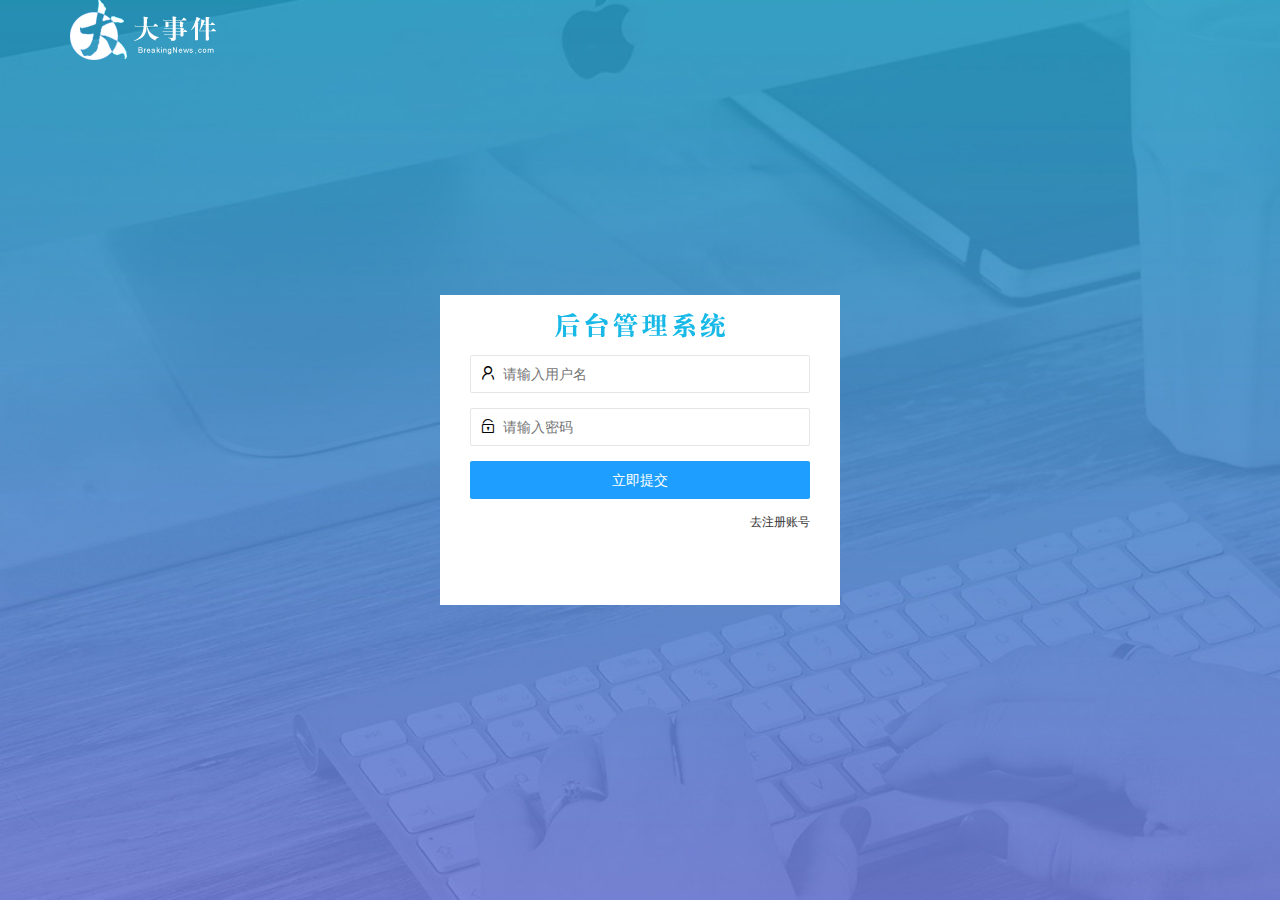
<file: login.html>
<!DOCTYPE html>
<html lang="en">

<head>
    <meta charset="UTF-8">
    <meta name="viewport" content="width=device-width, initial-scale=1.0">
    <title>大事件-登录/注册</title>
    <link rel="stylesheet" href="/assets/lib/layui/css/layui.css">
    <link rel="stylesheet" href="/assets/css/login.css">
</head>

<body>
    <!-- 头部logo区域 -->
    <!-- 引入layui的版心样式 -->
    <div class="layui-main">
        <img src="/assets/images/logo.png" alt="">
    </div>
    <!-- 登陆/注册区域 -->
    <div class="loginAndRegBox">
        <div class="title-box"></div>
        <!-- 登录的div -->
        <div class="login-box">
            <!-- 登录的表单 -->
            <form class="layui-form" action="" id="form_login">
                <!-- 用户名输入框 -->
                <div class="layui-form-item">
                    <i class="layui-icon layui-icon-username"></i>
                    <input type="text" name="username" required lay-verify="required" placeholder="请输入用户名"
                        autocomplete="off" class="layui-input">
                </div>
                <!-- 密码输入框 -->
                <div class="layui-form-item">
                    <i class="layui-icon layui-icon-password"></i>
                    <input type="password" name="password" required lay-verify="required|pwd" placeholder="请输入密码"
                        autocomplete="off" class="layui-input">
                </div>
                <!-- 登录按钮 -->
                <div class="layui-form-item">
                    <button class="layui-btn layui-btn-fluid layui-btn-normal" lay-submit
                        lay-filter="formDemo">立即提交</button>
                </div>
                <div class="layui-form-item links">
                    <a href="javascript:;" id="link_reg">去注册账号</a>
                </div>
            </form>
        </div>
        <!-- 注册的div -->
        <div class="reg-box">
            <!-- 注册的表单 -->
            <form class="layui-form" action="" id="form_reg">
                <!-- 用户名 -->
                <div class="layui-form-item">
                    <i class="layui-icon layui-icon-username"></i>
                    <input type="text" name="username" required lay-verify="required" placeholder="请输入用户名"
                        autocomplete="off" class="layui-input" />
                </div>
                <!-- 密码 -->
                <div class="layui-form-item">
                    <i class="layui-icon layui-icon-password"></i>
                    <input type="password" name="password" required lay-verify="required｜pwd" placeholder="请输入密码"
                        autocomplete="off" class="layui-input" />
                </div>
                <!-- 密码确认框 -->
                <div class="layui-form-item">
                    <i class="layui-icon layui-icon-password"></i>
                    <input type="password" name="repassword" required lay-verify="required|pwd|repwd"
                        placeholder="再次确认密码" autocomplete="off" class="layui-input" />
                </div>
                <!-- 注册按钮 -->
                <div class="layui-form-item">
                    <!-- 注意：表单提交按钮和普通按钮的区别，就是 lay-submit 属性 -->
                    <button class="layui-btn layui-btn-fluid layui-btn-normal" lay-submit>注册</button>
                </div>
                <div class="layui-form-item links">
                    <a href="javascript:;" id="link_login">去登录</a>
                </div>
            </form>
        </div>
    </div>
    <script src="/assets/lib/layui/layui.all.js"></script>
    <script src="/assets/lib/jquery.js"></script>
    <script src="/assets/js/baseAPI.js"></script>
    <script src="/assets/js/login.js"></script>
</body>

</html>
</file>
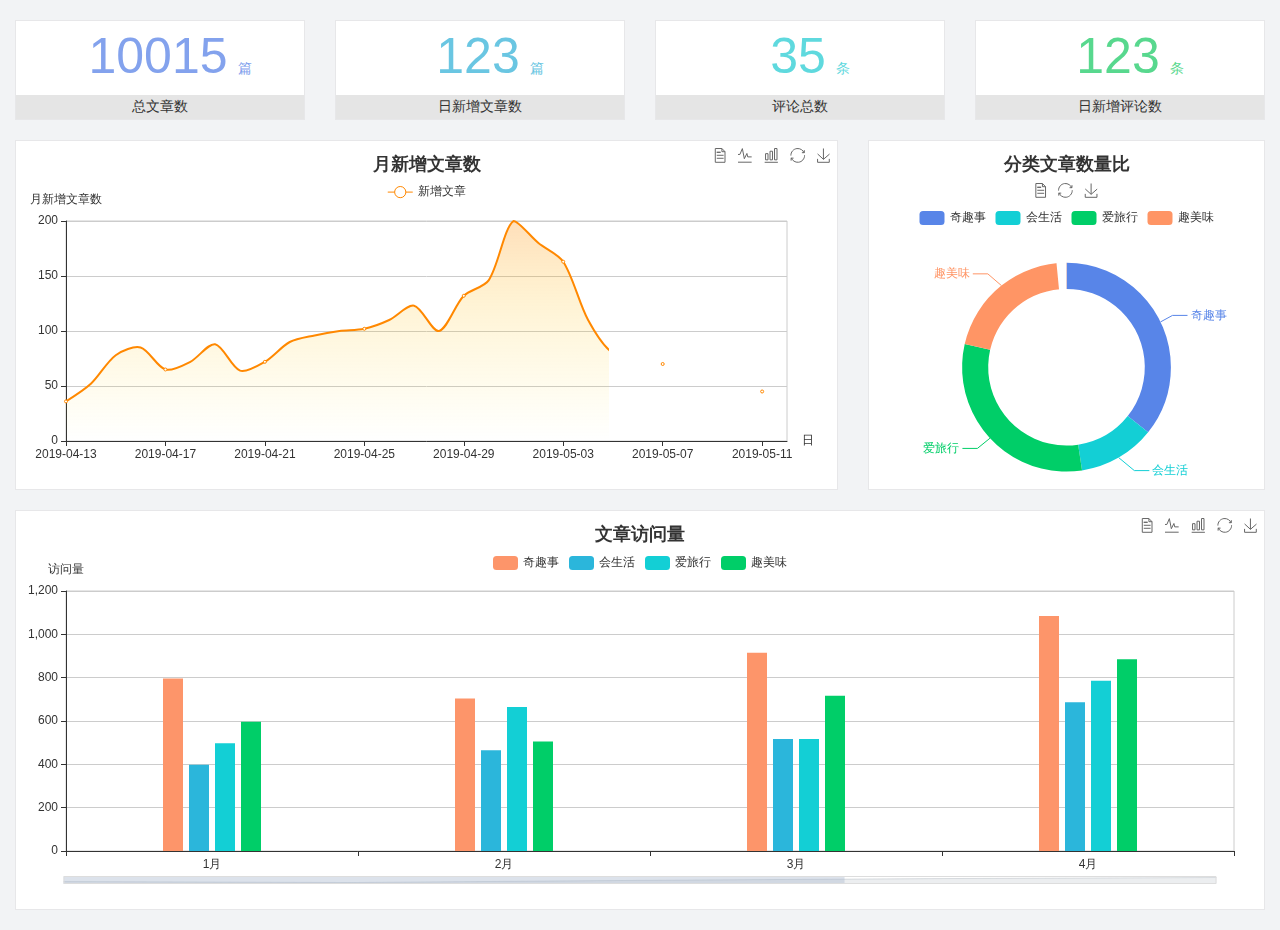
<file: home/dashboard.html>
<!DOCTYPE html>
<html lang="en">

<head>
  <meta charset="UTF-8">
  <meta name="viewport" content="width=device-width, initial-scale=1.0">
  <meta http-equiv="X-UA-Compatible" content="ie=edge">
  <title>图表统计</title>
  <link rel="stylesheet" href="../../assets/lib/bootstrap.css" />
  <link rel="stylesheet" href="../../assets/lib/main.css" />
  <script src="../../assets/lib/jquery.js"></script>
  <script type="text/javascript" src="../../assets/lib/echarts.min.js"></script>
</head>

<body>
  <div class="container-fluid">
    <div class="row spannel_list">
      <div class="col-sm-3 col-xs-6">
        <div class="spannel">
          <em>10015</em><span>篇</span>
          <b>总文章数</b>
        </div>
      </div>
      <div class="col-sm-3 col-xs-6">
        <div class="spannel scolor01">
          <em>123</em><span>篇</span>
          <b>日新增文章数</b>
        </div>
      </div>
      <div class="col-sm-3 col-xs-6">
        <div class="spannel scolor02">
          <em>35</em><span>条</span>
          <b>评论总数</b>
        </div>
      </div>
      <div class="col-sm-3 col-xs-6">
        <div class="spannel scolor03">
          <em>123</em><span>条</span>
          <b>日新增评论数</b>
        </div>
      </div>
    </div>
  </div>

  <div class="container-fluid">
    <div class="row curve-pie">
      <div class="col-lg-8 col-md-8">
        <div class="gragh_pannel" id="curve_show"></div>
      </div>
      <div class="col-lg-4 col-md-4">
        <div class="gragh_pannel" id="pie_show"></div>
      </div>
    </div>
  </div>

  <div class="container-fluid">
    <div class="column_pannel" id="column_show"></div>
  </div>

  <script>
    var oChart = echarts.init(document.getElementById('curve_show'));
    var aList_all = [
      { 'count': 36, 'date': '2019-04-13' },
      { 'count': 52, 'date': '2019-04-14' },
      { 'count': 78, 'date': '2019-04-15' },
      { 'count': 85, 'date': '2019-04-16' },
      { 'count': 65, 'date': '2019-04-17' },
      { 'count': 72, 'date': '2019-04-18' },
      { 'count': 88, 'date': '2019-04-19' },
      { 'count': 64, 'date': '2019-04-20' },
      { 'count': 72, 'date': '2019-04-21' },
      { 'count': 90, 'date': '2019-04-22' },
      { 'count': 96, 'date': '2019-04-23' },
      { 'count': 100, 'date': '2019-04-24' },
      { 'count': 102, 'date': '2019-04-25' },
      { 'count': 110, 'date': '2019-04-26' },
      { 'count': 123, 'date': '2019-04-27' },
      { 'count': 100, 'date': '2019-04-28' },
      { 'count': 132, 'date': '2019-04-29' },
      { 'count': 146, 'date': '2019-04-30' },
      { 'count': 200, 'date': '2019-05-01' },
      { 'count': 180, 'date': '2019-05-02' },
      { 'count': 163, 'date': '2019-05-03' },
      { 'count': 110, 'date': '2019-05-04' },
      { 'count': 80, 'date': '2019-05-05' },
      { 'count': 82, 'date': '2019-05-06' },
      { 'count': 70, 'date': '2019-05-07' },
      { 'count': 65, 'date': '2019-05-08' },
      { 'count': 54, 'date': '2019-05-09' },
      { 'count': 40, 'date': '2019-05-10' },
      { 'count': 45, 'date': '2019-05-11' },
      { 'count': 38, 'date': '2019-05-12' },
    ];

    let aCount = [];
    let aDate = [];

    for (var i = 0; i < aList_all.length; i++) {
      aCount.push(aList_all[i].count);
      aDate.push(aList_all[i].date);
    }

    var chartopt = {
      title: {
        text: '月新增文章数',
        left: 'center',
        top: '10'
      },
      tooltip: {
        trigger: 'axis'
      },
      legend: {
        data: ['新增文章'],
        top: '40'
      },
      toolbox: {
        show: true,
        feature: {
          mark: { show: true },
          dataView: { show: true, readOnly: false },
          magicType: { show: true, type: ['line', 'bar'] },
          restore: { show: true },
          saveAsImage: { show: true }
        }
      },
      calculable: true,
      xAxis: [
        {
          name: '日',
          type: 'category',
          boundaryGap: false,
          data: aDate
        }
      ],
      yAxis: [
        {
          name: '月新增文章数',
          type: 'value'
        }
      ],
      series: [
        {
          name: '新增文章',
          type: 'line',
          smooth: true,
          itemStyle: { normal: { areaStyle: { type: 'default' }, color: '#f80' }, lineStyle: { color: '#f80' } },
          data: aCount
        }],
      areaStyle: {
        normal: {
          color: new echarts.graphic.LinearGradient(0, 0, 0, 1, [{
            offset: 0,
            color: 'rgba(255,136,0,0.39)'
          }, {
            offset: .34,
            color: 'rgba(255,180,0,0.25)'
          }, {
            offset: 1,
            color: 'rgba(255,222,0,0.00)'
          }])

        }
      },
      grid: {
        show: true,
        x: 50,
        x2: 50,
        y: 80,
        height: 220
      }
    };

    oChart.setOption(chartopt);


    var oPie = echarts.init(document.getElementById('pie_show'));
    var oPieopt =
    {
      title: {
        top: 10,
        text: '分类文章数量比',
        x: 'center'
      },
      tooltip: {
        trigger: 'item',
        formatter: "{a} <br/>{b} : {c} ({d}%)"
      },
      color: ['#5885e8', '#13cfd5', '#00ce68', '#ff9565'],
      legend: {
        x: 'center',
        top: 65,
        data: ['奇趣事', '会生活', '爱旅行', '趣美味']
      },
      toolbox: {
        show: true,
        x: 'center',
        top: 35,
        feature: {
          mark: { show: true },
          dataView: { show: true, readOnly: false },
          magicType: {
            show: true,
            type: ['pie', 'funnel'],
            option: {
              funnel: {
                x: '25%',
                width: '50%',
                funnelAlign: 'left',
                max: 1548
              }
            }
          },
          restore: { show: true },
          saveAsImage: { show: true }
        }
      },
      calculable: true,
      series: [
        {
          name: '访问来源',
          type: 'pie',
          radius: ['45%', '60%'],
          center: ['50%', '65%'],
          data: [
            { value: 300, name: '奇趣事' },
            { value: 100, name: '会生活' },
            { value: 260, name: '爱旅行' },
            { value: 180, name: '趣美味' }
          ]
        }
      ]
    };
    oPie.setOption(oPieopt);



    var oColumn = this.echarts.init(document.getElementById('column_show'));
    var oColumnopt =
    {
      title: {
        text: '文章访问量',
        left: 'center',
        top: '10'
      },
      tooltip: {
        trigger: 'axis'
      },
      legend: {
        data: ['奇趣事', '会生活', '爱旅行', '趣美味'],
        top: '40'
      },
      toolbox: {
        show: true,
        feature: {
          mark: { show: true },
          dataView: { show: true, readOnly: false },
          magicType: { show: true, type: ['line', 'bar'] },
          restore: { show: true },
          saveAsImage: { show: true }
        }
      },
      calculable: true,
      xAxis: [
        {
          type: 'category',
          data: ['1月', '2月', '3月', '4月', '5月']
        }
      ],
      yAxis: [
        {
          name: '访问量',
          type: 'value'
        }
      ],
      series: [
        {
          name: '奇趣事',
          type: 'bar',
          barWidth: 20,
          itemStyle: {
            normal: { areaStyle: { type: 'default' }, color: '#fd956a' }
          },
          data: [800, 708, 920, 1090, 1200]
        },
        {
          name: '会生活',
          type: 'bar',
          barWidth: 20,
          itemStyle: {
            normal: { areaStyle: { type: 'default' }, color: '#2bb6db' }
          },
          data: [400, 468, 520, 690, 800]
        },
        {
          name: '爱旅行',
          type: 'bar',
          barWidth: 20,
          itemStyle: {
            normal: { areaStyle: { type: 'default' }, color: '#13cfd5' }
          },
          data: [500, 668, 520, 790, 900]
        },
        {
          name: '趣美味',
          type: 'bar',
          barWidth: 20,
          itemStyle: {
            normal: { areaStyle: { type: 'default' }, color: '#00ce68' }
          },
          data: [600, 508, 720, 890, 1000]
        }
      ],
      grid: {
        show: true,
        x: 50,
        x2: 30,
        y: 80,
        height: 260
      },
      dataZoom: [//给x轴设置滚动条
        {
          start: 0,//默认为0
          end: 100 - 1000 / 31,//默认为100
          type: 'slider',
          show: true,
          xAxisIndex: [0],
          handleSize: 0,//滑动条的 左右2个滑动条的大小
          height: 8,//组件高度
          left: 45, //左边的距离
          right: 50,//右边的距离
          bottom: 26,//右边的距离
          handleColor: '#ddd',//h滑动图标的颜色
          handleStyle: {
            borderColor: "#cacaca",
            borderWidth: "1",
            shadowBlur: 2,
            background: "#ddd",
            shadowColor: "#ddd",
          }
        }]
    };
    oColumn.setOption(oColumnopt);
  </script>
</body>

</html>
</file>
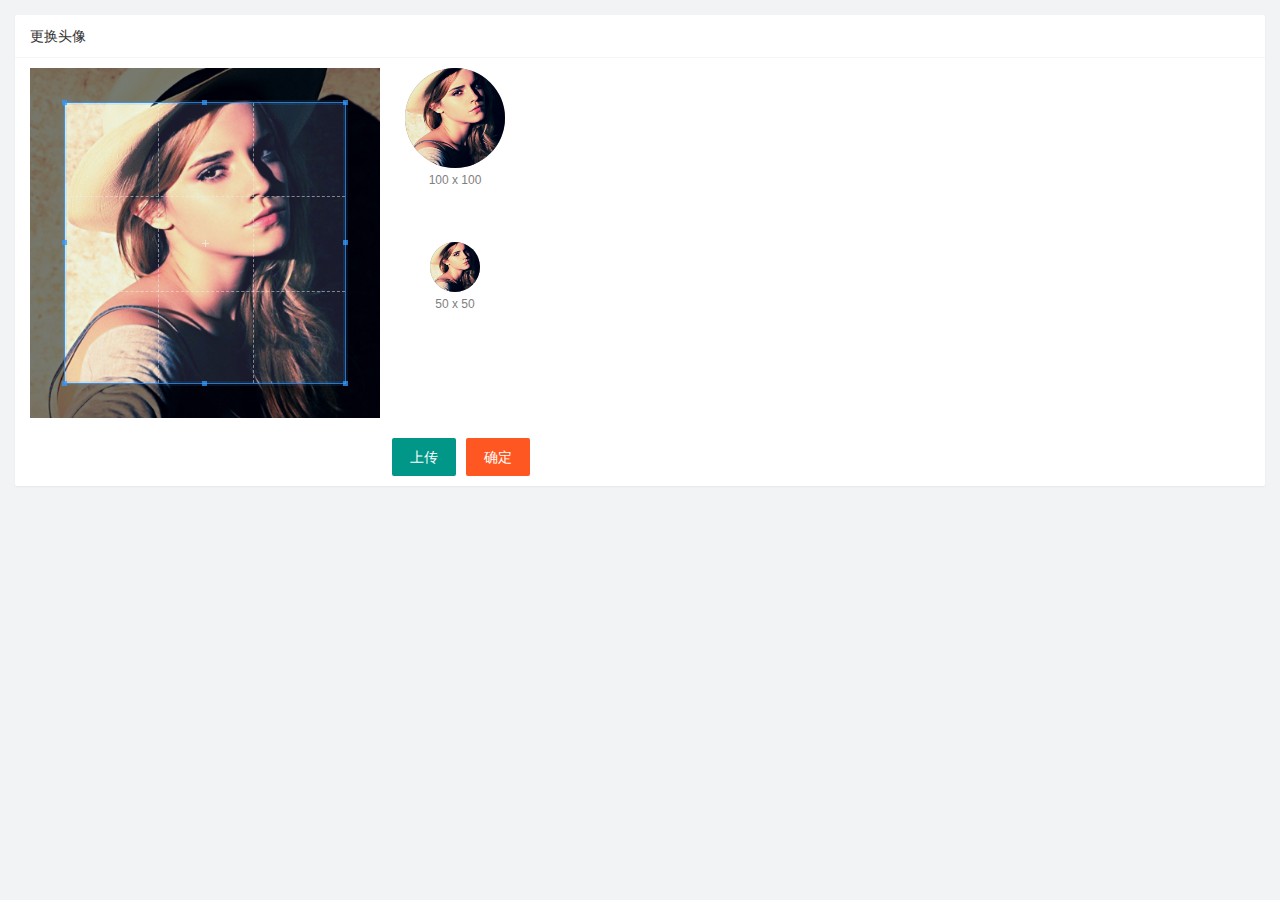
<file: user/user_avatar.html>
<!DOCTYPE html>
<html lang="en">

<head>
    <meta charset="UTF-8">
    <meta name="viewport" content="width=device-width, initial-scale=1.0">
    <title>Document</title>
    <link rel="stylesheet" href="/assets/lib/layui/css/layui.css" />
    <link rel="stylesheet" href="/assets/lib/cropper/cropper.css" />
    <link rel="stylesheet" href="/assets/css/user/user_avatar.css" />
</head>

<body>
    <!-- 卡片区域 -->
    <div class="layui-card">
        <div class="layui-card-header">更换头像</div>
        <div class="layui-card-body">
            <!-- 第一行的图片裁剪和预览区域 -->
            <div class="row1">
                <!-- 图片裁剪区域 -->
                <div class="cropper-box">
                    <!-- 这个 img 标签很重要，将来会把它初始化为裁剪区域 -->
                    <img id="image" src="/assets/images/sample.jpg" />
                </div>
                <!-- 图片的预览区域 -->
                <div class="preview-box">
                    <div>
                        <!-- 宽高为 100px 的预览区域 -->
                        <div class="img-preview w100"></div>
                        <p class="size">100 x 100</p>
                    </div>
                    <div>
                        <!-- 宽高为 50px 的预览区域 -->
                        <div class="img-preview w50"></div>
                        <p class="size">50 x 50</p>
                    </div>
                </div>
            </div>

            <!-- 第二行的按钮区域 -->
            <div class="row2">
                <!-- 通过accept属性，可以指定，允许用户选择什么类型的文件 -->
                <input type="file" id="file" accept="image/png,image/jpeg">
                <button type="button" class="layui-btn" id="btnChooseImage">上传</button>
                <button type="button" class="layui-btn layui-btn-danger" id="btnUpload">确定</button>
            </div>
        </div>
    </div>
    <script src="/assets/lib/layui/layui.all.js"></script>
    <script src="/assets/lib/jquery.js"></script>
    <script src="/assets/lib/cropper/Cropper.js"></script>
    <script src="/assets/lib/cropper/jquery-cropper.js"></script>
    <script src="/assets/js/baseAPI.js"></script>
    <script src="/assets/js/user/user_avatar.js"></script>
</body>

</html>
</file>
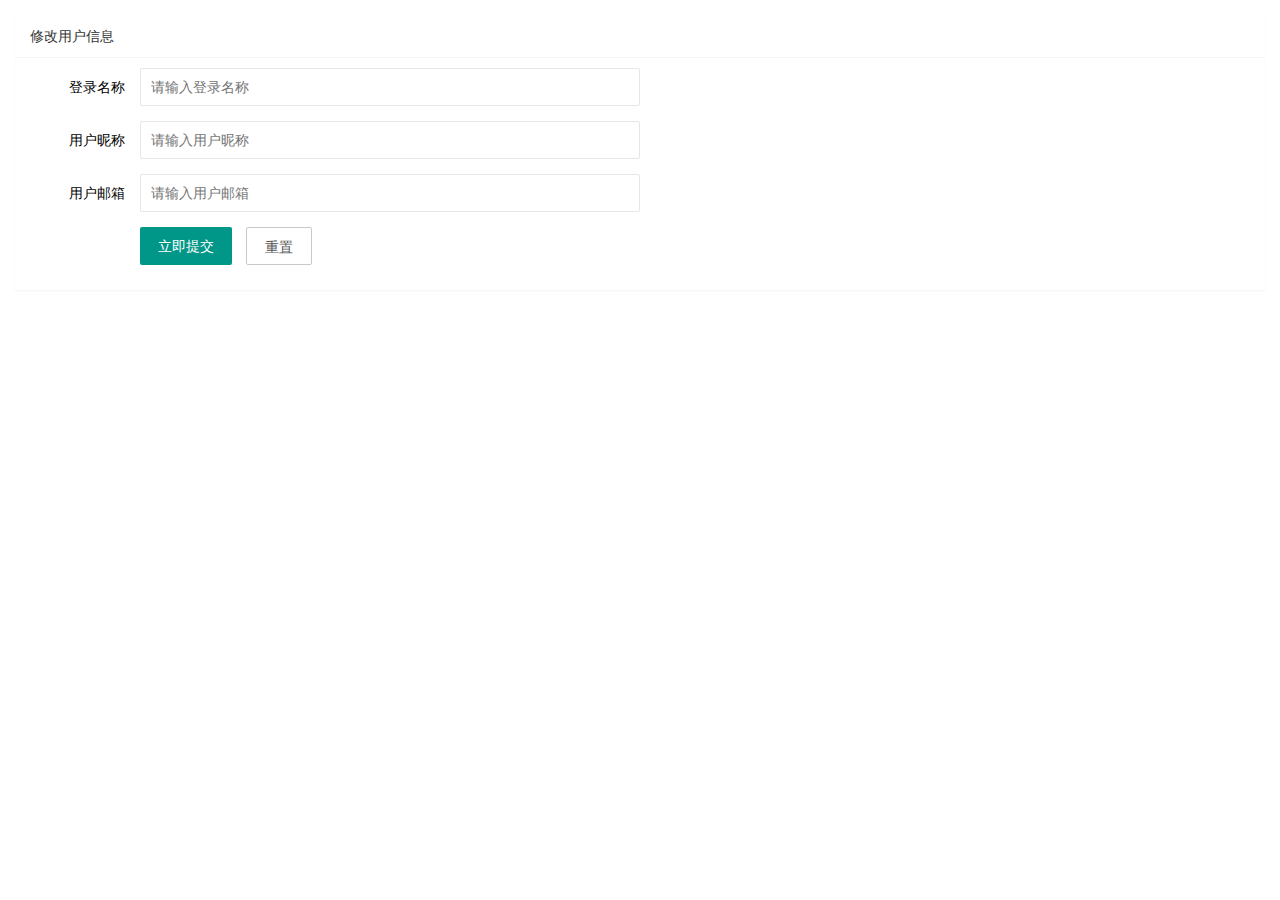
<file: user/user_info.html>
<!DOCTYPE html>
<html lang="en">

<head>
    <meta charset="UTF-8">
    <meta name="viewport" content="width=device-width, initial-scale=1.0">
    <title>Document</title>
    <!-- 导入layui的样式 -->
    <link rel="stylesheet" href="/assets/lib/layui/css/layui.css">
    <!-- 导入自己的样式 -->
    <link rel="stylesheet" href="/assets/css/user/user_info.css">
</head>

<body>
    <!-- 卡片区域 -->
    <div class="layui-card">
        <div class="layui-card-header">修改用户信息</div>
        <div class="layui-card-body">
            <form class="layui-form" lay-filter='formUserInfo'>
                <input type="hidden" name="id" value="">
                <div class="layui-form-item">
                    <label class="layui-form-label">登录名称</label>
                    <div class="layui-input-block">
                        <input type="text" name="username" required lay-verify="required" placeholder="请输入登录名称"
                            autocomplete="off" class="layui-input" readonly>
                    </div>
                </div>
                <div class="layui-form-item">
                    <label class="layui-form-label">用户昵称</label>
                    <div class="layui-input-block">
                        <input type="text" name="nickname" required lay-verify="required|nickname" placeholder="请输入用户昵称"
                            autocomplete="off" class="layui-input">
                    </div>
                </div>
                <div class="layui-form-item">
                    <label class="layui-form-label">用户邮箱</label>
                    <div class="layui-input-block">
                        <input type="text" name="email" required lay-verify="required|email" placeholder="请输入用户邮箱"
                            autocomplete="off" class="layui-input">
                    </div>
                </div>
                <div class="layui-form-item">
                    <div class="layui-input-block">
                        <button class="layui-btn" lay-submit lay-filter="formDemo">立即提交</button>
                        <button type="reset" class="layui-btn layui-btn-primary" id="btnReset">重置</button>
                    </div>
                </div>
            </form>
        </div>
    </div>

    <!-- 导入layui的js -->
    <script src="/assets/lib/layui/layui.all.js"></script>
    <!-- 导入 jquery -->
    <script src="/assets/lib/jquery.js"></script>
    <!-- 导入URI过滤器 -->
    <script src="/assets/js/baseAPI.js"></script>
    <!-- 导入自己的 js -->
    <script src="/assets/js/user/user_info.js"></script>
</body>

</html>
</file>
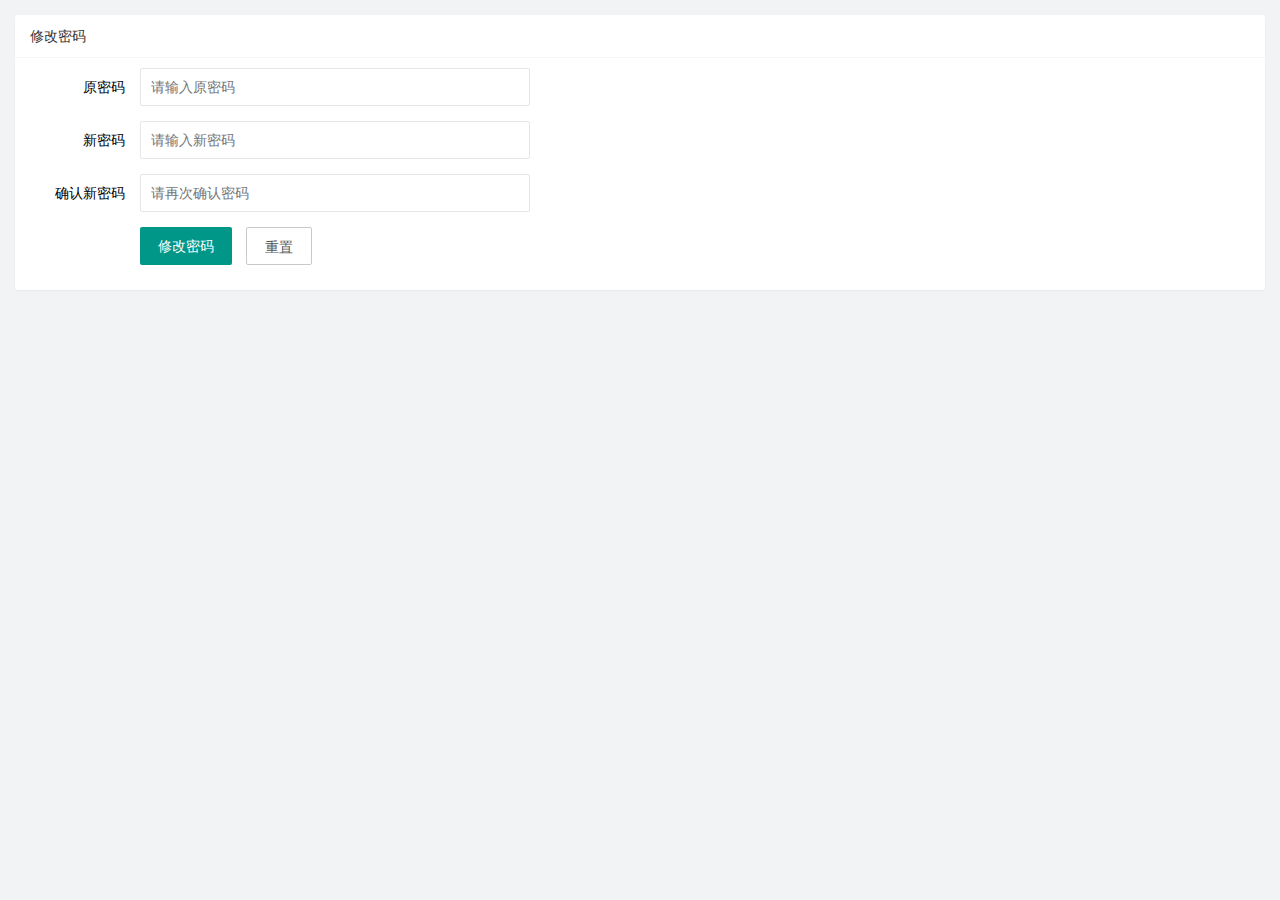
<file: user/user_pwd.html>
<!DOCTYPE html>
<html lang="en">

<head>
    <meta charset="UTF-8" />
    <meta name="viewport" content="width=device-width, initial-scale=1.0" />
    <title>Document</title>
    <link rel="stylesheet" href="/assets/lib/layui/css/layui.css" />
    <link rel="stylesheet" href="/assets/css/user/user_pwd.css" />
</head>

<body>
    <!-- 卡片区域 -->
    <div class="layui-card">
        <div class="layui-card-header">修改密码</div>
        <div class="layui-card-body">
            <form class="layui-form">
                <div class="layui-form-item">
                    <label class="layui-form-label">原密码</label>
                    <div class="layui-input-block">
                        <input type="password" name="oldPwd" required lay-verify="required|pwd" placeholder="请输入原密码"
                            autocomplete="off" class="layui-input" />
                    </div>
                </div>
                <div class="layui-form-item">
                    <label class="layui-form-label">新密码</label>
                    <div class="layui-input-block">
                        <input type="password" name="newPwd" required lay-verify="required|pwd|samePwd"
                            placeholder="请输入新密码" autocomplete="off" class="layui-input" />
                    </div>
                </div>
                <div class="layui-form-item">
                    <label class="layui-form-label">确认新密码</label>
                    <div class="layui-input-block">
                        <input type="password" name="rePwd" required lay-verify="required|pwd|rePwd"
                            placeholder="请再次确认密码" autocomplete="off" class="layui-input" />
                    </div>
                </div>
                <div class="layui-form-item">
                    <div class="layui-input-block">
                        <button class="layui-btn" lay-submit lay-filter="formDemo">修改密码</button>
                        <button type="reset" class="layui-btn layui-btn-primary">重置</button>
                    </div>
                </div>
            </form>
        </div>
    </div>
    <!-- 导入 layui 的 js -->
    <script src="/assets/lib/layui/layui.all.js"></script>
    <!-- 导入 jQuery -->
    <script src="/assets/lib/jquery.js"></script>
    <!-- 导入 baseAPI -->
    <script src="/assets/js/baseAPI.js"></script>
    <!-- 导入自己的 js -->
    <script src="/assets/js/user/user_pwd.js"></script>
</body>

</html>
</file>
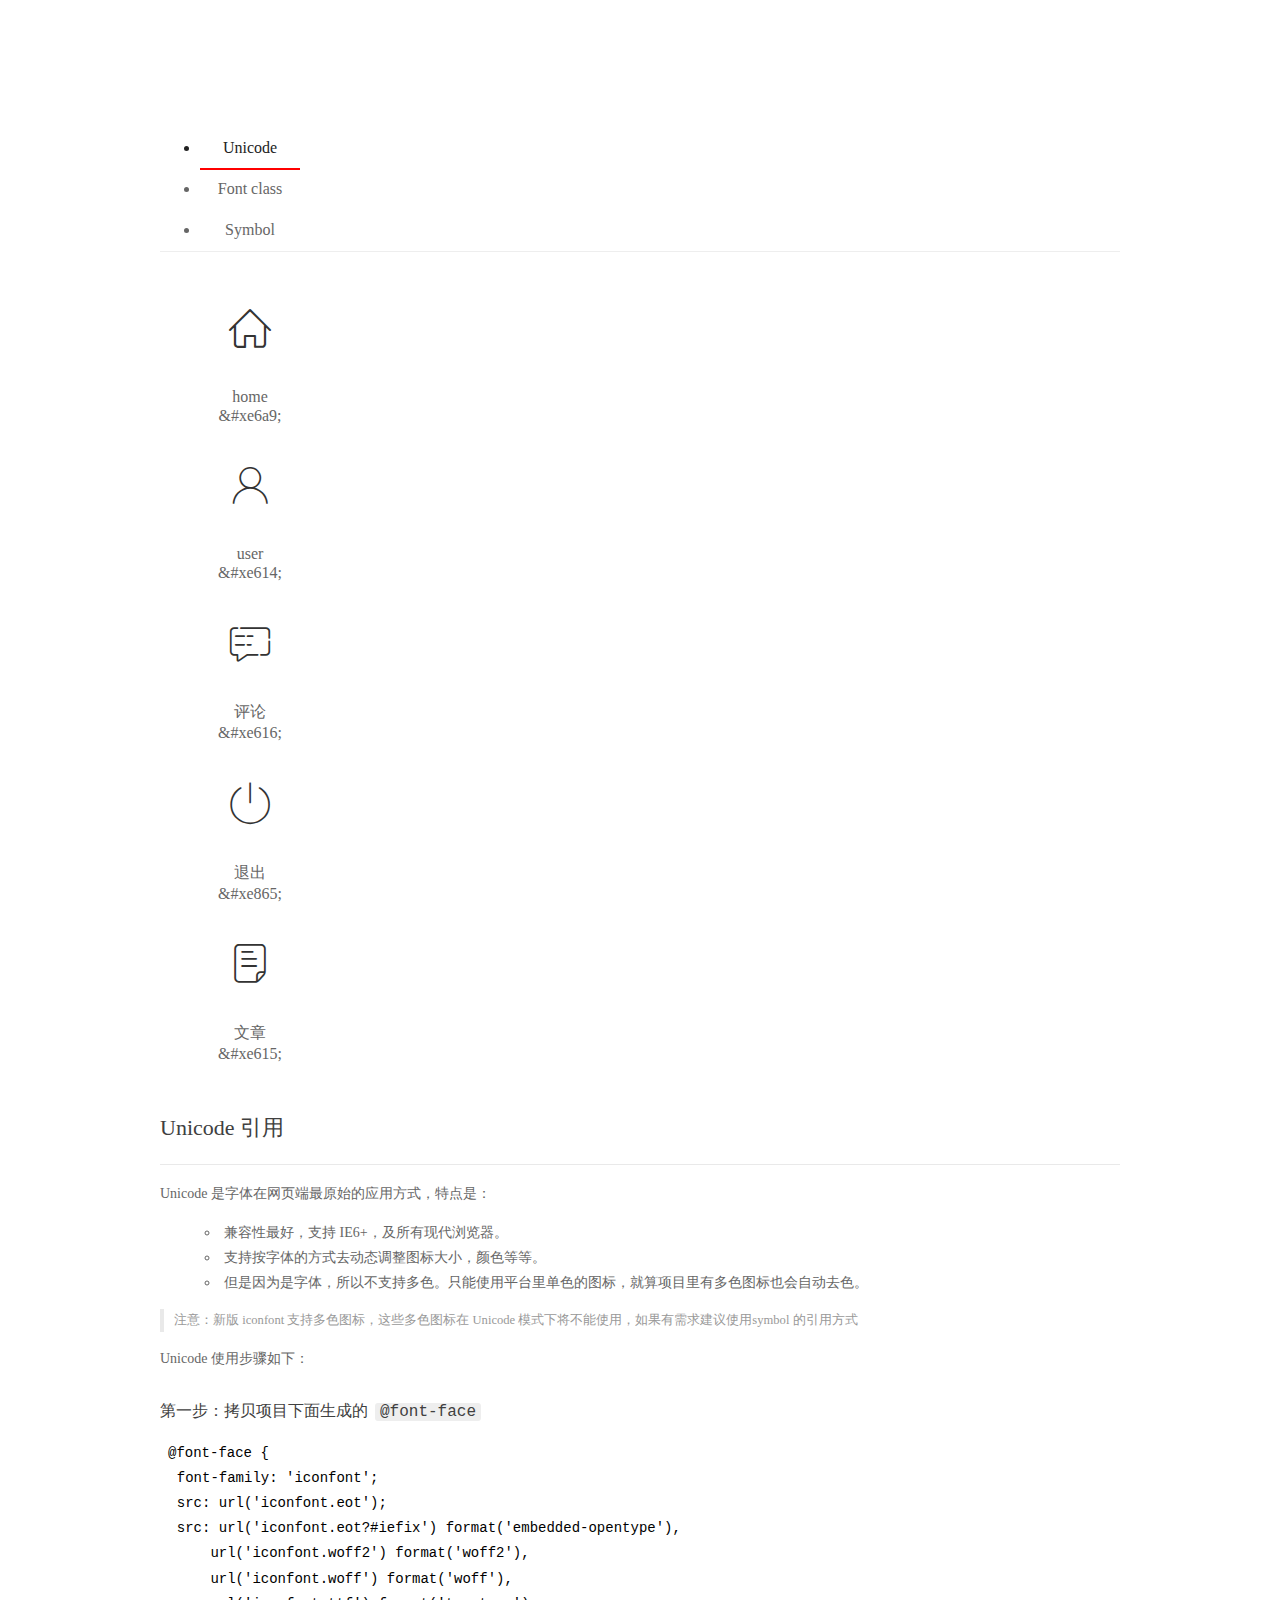
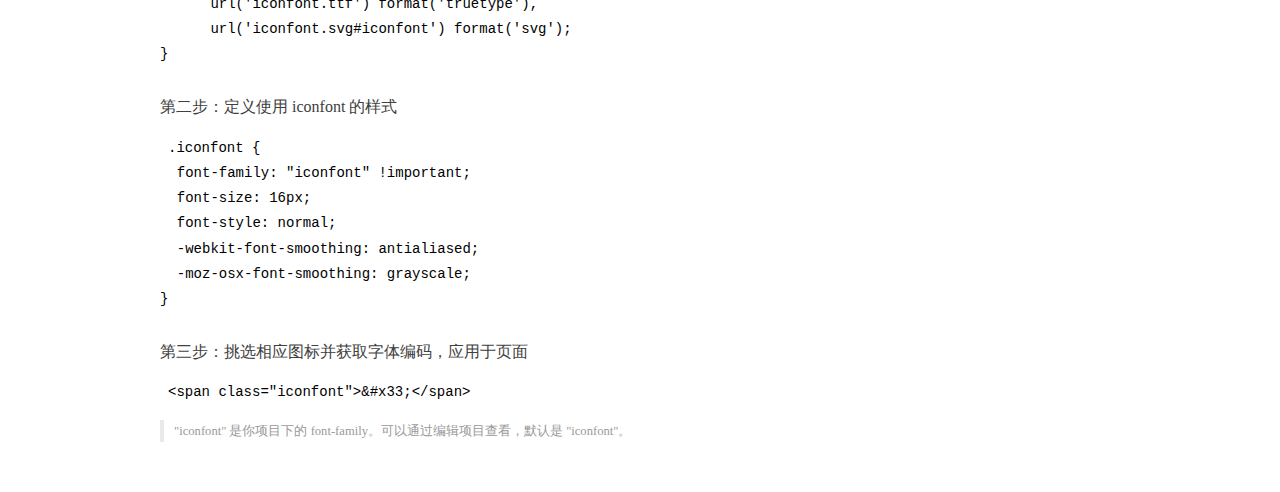
<file: assets/fonts/demo_index.html>
<!DOCTYPE html>
<html>
<head>
  <meta charset="utf-8"/>
  <title>IconFont Demo</title>
  <link rel="shortcut icon" href="https://gtms04.alicdn.com/tps/i4/TB1_oz6GVXXXXaFXpXXJDFnIXXX-64-64.ico" type="image/x-icon"/>
  <link rel="stylesheet" href="https://g.alicdn.com/thx/cube/1.3.2/cube.min.css">
  <link rel="stylesheet" href="demo.css">
  <link rel="stylesheet" href="iconfont.css">
  <script src="iconfont.js"></script>
  <!-- jQuery -->
  <script src="https://a1.alicdn.com/oss/uploads/2018/12/26/7bfddb60-08e8-11e9-9b04-53e73bb6408b.js"></script>
  <!-- 代码高亮 -->
  <script src="https://a1.alicdn.com/oss/uploads/2018/12/26/a3f714d0-08e6-11e9-8a15-ebf944d7534c.js"></script>
</head>
<body>
  <div class="main">
    <h1 class="logo"><a href="https://www.iconfont.cn/" title="iconfont 首页" target="_blank">&#xe86b;</a></h1>
    <div class="nav-tabs">
      <ul id="tabs" class="dib-box">
        <li class="dib active"><span>Unicode</span></li>
        <li class="dib"><span>Font class</span></li>
        <li class="dib"><span>Symbol</span></li>
      </ul>
      
    </div>
    <div class="tab-container">
      <div class="content unicode" style="display: block;">
          <ul class="icon_lists dib-box">
          
            <li class="dib">
              <span class="icon iconfont">&#xe6a9;</span>
                <div class="name">home</div>
                <div class="code-name">&amp;#xe6a9;</div>
              </li>
          
            <li class="dib">
              <span class="icon iconfont">&#xe614;</span>
                <div class="name">user</div>
                <div class="code-name">&amp;#xe614;</div>
              </li>
          
            <li class="dib">
              <span class="icon iconfont">&#xe616;</span>
                <div class="name">评论</div>
                <div class="code-name">&amp;#xe616;</div>
              </li>
          
            <li class="dib">
              <span class="icon iconfont">&#xe865;</span>
                <div class="name">退出</div>
                <div class="code-name">&amp;#xe865;</div>
              </li>
          
            <li class="dib">
              <span class="icon iconfont">&#xe615;</span>
                <div class="name">文章</div>
                <div class="code-name">&amp;#xe615;</div>
              </li>
          
          </ul>
          <div class="article markdown">
          <h2 id="unicode-">Unicode 引用</h2>
          <hr>

          <p>Unicode 是字体在网页端最原始的应用方式，特点是：</p>
          <ul>
            <li>兼容性最好，支持 IE6+，及所有现代浏览器。</li>
            <li>支持按字体的方式去动态调整图标大小，颜色等等。</li>
            <li>但是因为是字体，所以不支持多色。只能使用平台里单色的图标，就算项目里有多色图标也会自动去色。</li>
          </ul>
          <blockquote>
            <p>注意：新版 iconfont 支持多色图标，这些多色图标在 Unicode 模式下将不能使用，如果有需求建议使用symbol 的引用方式</p>
          </blockquote>
          <p>Unicode 使用步骤如下：</p>
          <h3 id="-font-face">第一步：拷贝项目下面生成的 <code>@font-face</code></h3>
<pre><code class="language-css"
>@font-face {
  font-family: 'iconfont';
  src: url('iconfont.eot');
  src: url('iconfont.eot?#iefix') format('embedded-opentype'),
      url('iconfont.woff2') format('woff2'),
      url('iconfont.woff') format('woff'),
      url('iconfont.ttf') format('truetype'),
      url('iconfont.svg#iconfont') format('svg');
}
</code></pre>
          <h3 id="-iconfont-">第二步：定义使用 iconfont 的样式</h3>
<pre><code class="language-css"
>.iconfont {
  font-family: "iconfont" !important;
  font-size: 16px;
  font-style: normal;
  -webkit-font-smoothing: antialiased;
  -moz-osx-font-smoothing: grayscale;
}
</code></pre>
          <h3 id="-">第三步：挑选相应图标并获取字体编码，应用于页面</h3>
<pre>
<code class="language-html"
>&lt;span class="iconfont"&gt;&amp;#x33;&lt;/span&gt;
</code></pre>
          <blockquote>
            <p>"iconfont" 是你项目下的 font-family。可以通过编辑项目查看，默认是 "iconfont"。</p>
          </blockquote>
          </div>
      </div>
      <div class="content font-class">
        <ul class="icon_lists dib-box">
          
          <li class="dib">
            <span class="icon iconfont icon-home"></span>
            <div class="name">
              home
            </div>
            <div class="code-name">.icon-home
            </div>
          </li>
          
          <li class="dib">
            <span class="icon iconfont icon-user"></span>
            <div class="name">
              user
            </div>
            <div class="code-name">.icon-user
            </div>
          </li>
          
          <li class="dib">
            <span class="icon iconfont icon-pinglun"></span>
            <div class="name">
              评论
            </div>
            <div class="code-name">.icon-pinglun
            </div>
          </li>
          
          <li class="dib">
            <span class="icon iconfont icon-tuichu"></span>
            <div class="name">
              退出
            </div>
            <div class="code-name">.icon-tuichu
            </div>
          </li>
          
          <li class="dib">
            <span class="icon iconfont icon-16"></span>
            <div class="name">
              文章
            </div>
            <div class="code-name">.icon-16
            </div>
          </li>
          
        </ul>
        <div class="article markdown">
        <h2 id="font-class-">font-class 引用</h2>
        <hr>

        <p>font-class 是 Unicode 使用方式的一种变种，主要是解决 Unicode 书写不直观，语意不明确的问题。</p>
        <p>与 Unicode 使用方式相比，具有如下特点：</p>
        <ul>
          <li>兼容性良好，支持 IE8+，及所有现代浏览器。</li>
          <li>相比于 Unicode 语意明确，书写更直观。可以很容易分辨这个 icon 是什么。</li>
          <li>因为使用 class 来定义图标，所以当要替换图标时，只需要修改 class 里面的 Unicode 引用。</li>
          <li>不过因为本质上还是使用的字体，所以多色图标还是不支持的。</li>
        </ul>
        <p>使用步骤如下：</p>
        <h3 id="-fontclass-">第一步：引入项目下面生成的 fontclass 代码：</h3>
<pre><code class="language-html">&lt;link rel="stylesheet" href="./iconfont.css"&gt;
</code></pre>
        <h3 id="-">第二步：挑选相应图标并获取类名，应用于页面：</h3>
<pre><code class="language-html">&lt;span class="iconfont icon-xxx"&gt;&lt;/span&gt;
</code></pre>
        <blockquote>
          <p>"
            iconfont" 是你项目下的 font-family。可以通过编辑项目查看，默认是 "iconfont"。</p>
        </blockquote>
      </div>
      </div>
      <div class="content symbol">
          <ul class="icon_lists dib-box">
          
            <li class="dib">
                <svg class="icon svg-icon" aria-hidden="true">
                  <use xlink:href="#icon-home"></use>
                </svg>
                <div class="name">home</div>
                <div class="code-name">#icon-home</div>
            </li>
          
            <li class="dib">
                <svg class="icon svg-icon" aria-hidden="true">
                  <use xlink:href="#icon-user"></use>
                </svg>
                <div class="name">user</div>
                <div class="code-name">#icon-user</div>
            </li>
          
            <li class="dib">
                <svg class="icon svg-icon" aria-hidden="true">
                  <use xlink:href="#icon-pinglun"></use>
                </svg>
                <div class="name">评论</div>
                <div class="code-name">#icon-pinglun</div>
            </li>
          
            <li class="dib">
                <svg class="icon svg-icon" aria-hidden="true">
                  <use xlink:href="#icon-tuichu"></use>
                </svg>
                <div class="name">退出</div>
                <div class="code-name">#icon-tuichu</div>
            </li>
          
            <li class="dib">
                <svg class="icon svg-icon" aria-hidden="true">
                  <use xlink:href="#icon-16"></use>
                </svg>
                <div class="name">文章</div>
                <div class="code-name">#icon-16</div>
            </li>
          
          </ul>
          <div class="article markdown">
          <h2 id="symbol-">Symbol 引用</h2>
          <hr>

          <p>这是一种全新的使用方式，应该说这才是未来的主流，也是平台目前推荐的用法。相关介绍可以参考这篇<a href="">文章</a>
            这种用法其实是做了一个 SVG 的集合，与另外两种相比具有如下特点：</p>
          <ul>
            <li>支持多色图标了，不再受单色限制。</li>
            <li>通过一些技巧，支持像字体那样，通过 <code>font-size</code>, <code>color</code> 来调整样式。</li>
            <li>兼容性较差，支持 IE9+，及现代浏览器。</li>
            <li>浏览器渲染 SVG 的性能一般，还不如 png。</li>
          </ul>
          <p>使用步骤如下：</p>
          <h3 id="-symbol-">第一步：引入项目下面生成的 symbol 代码：</h3>
<pre><code class="language-html">&lt;script src="./iconfont.js"&gt;&lt;/script&gt;
</code></pre>
          <h3 id="-css-">第二步：加入通用 CSS 代码（引入一次就行）：</h3>
<pre><code class="language-html">&lt;style&gt;
.icon {
  width: 1em;
  height: 1em;
  vertical-align: -0.15em;
  fill: currentColor;
  overflow: hidden;
}
&lt;/style&gt;
</code></pre>
          <h3 id="-">第三步：挑选相应图标并获取类名，应用于页面：</h3>
<pre><code class="language-html">&lt;svg class="icon" aria-hidden="true"&gt;
  &lt;use xlink:href="#icon-xxx"&gt;&lt;/use&gt;
&lt;/svg&gt;
</code></pre>
          </div>
      </div>

    </div>
  </div>
  <script>
  $(document).ready(function () {
      $('.tab-container .content:first').show()

      $('#tabs li').click(function (e) {
        var tabContent = $('.tab-container .content')
        var index = $(this).index()

        if ($(this).hasClass('active')) {
          return
        } else {
          $('#tabs li').removeClass('active')
          $(this).addClass('active')

          tabContent.hide().eq(index).fadeIn()
        }
      })
    })
  </script>
</body>
</html>
</file>
<file: assets/lib/layui/css/layui.css>
/** layui-v2.5.5 MIT License By https://www.layui.com */
 .layui-inline,img{display:inline-block;vertical-align:middle}h1,h2,h3,h4,h5,h6{font-weight:400}.layui-edge,.layui-header,.layui-inline,.layui-main{position:relative}.layui-body,.layui-edge,.layui-elip{overflow:hidden}.layui-btn,.layui-edge,.layui-inline,img{vertical-align:middle}.layui-btn,.layui-disabled,.layui-icon,.layui-unselect{-moz-user-select:none;-webkit-user-select:none;-ms-user-select:none}.layui-elip,.layui-form-checkbox span,.layui-form-pane .layui-form-label{text-overflow:ellipsis;white-space:nowrap}.layui-breadcrumb,.layui-tree-btnGroup{visibility:hidden}blockquote,body,button,dd,div,dl,dt,form,h1,h2,h3,h4,h5,h6,input,li,ol,p,pre,td,textarea,th,ul{margin:0;padding:0;-webkit-tap-highlight-color:rgba(0,0,0,0)}a:active,a:hover{outline:0}img{border:none}li{list-style:none}table{border-collapse:collapse;border-spacing:0}h4,h5,h6{font-size:100%}button,input,optgroup,option,select,textarea{font-family:inherit;font-size:inherit;font-style:inherit;font-weight:inherit;outline:0}pre{white-space:pre-wrap;white-space:-moz-pre-wrap;white-space:-pre-wrap;white-space:-o-pre-wrap;word-wrap:break-word}body{line-height:24px;font:14px Helvetica Neue,Helvetica,PingFang SC,Tahoma,Arial,sans-serif}hr{height:1px;margin:10px 0;border:0;clear:both}a{color:#333;text-decoration:none}a:hover{color:#777}a cite{font-style:normal;*cursor:pointer}.layui-border-box,.layui-border-box *{box-sizing:border-box}.layui-box,.layui-box *{box-sizing:content-box}.layui-clear{clear:both;*zoom:1}.layui-clear:after{content:'\20';clear:both;*zoom:1;display:block;height:0}.layui-inline{*display:inline;*zoom:1}.layui-edge{display:inline-block;width:0;height:0;border-width:6px;border-style:dashed;border-color:transparent}.layui-edge-top{top:-4px;border-bottom-color:#999;border-bottom-style:solid}.layui-edge-right{border-left-color:#999;border-left-style:solid}.layui-edge-bottom{top:2px;border-top-color:#999;border-top-style:solid}.layui-edge-left{border-right-color:#999;border-right-style:solid}.layui-disabled,.layui-disabled:hover{color:#d2d2d2!important;cursor:not-allowed!important}.layui-circle{border-radius:100%}.layui-show{display:block!important}.layui-hide{display:none!important}@font-face{font-family:layui-icon;src:url(../font/iconfont.eot?v=250);src:url(../font/iconfont.eot?v=250#iefix) format('embedded-opentype'),url(../font/iconfont.woff2?v=250) format('woff2'),url(../font/iconfont.woff?v=250) format('woff'),url(../font/iconfont.ttf?v=250) format('truetype'),url(../font/iconfont.svg?v=250#layui-icon) format('svg')}.layui-icon{font-family:layui-icon!important;font-size:16px;font-style:normal;-webkit-font-smoothing:antialiased;-moz-osx-font-smoothing:grayscale}.layui-icon-reply-fill:before{content:"\e611"}.layui-icon-set-fill:before{content:"\e614"}.layui-icon-menu-fill:before{content:"\e60f"}.layui-icon-search:before{content:"\e615"}.layui-icon-share:before{content:"\e641"}.layui-icon-set-sm:before{content:"\e620"}.layui-icon-engine:before{content:"\e628"}.layui-icon-close:before{content:"\1006"}.layui-icon-close-fill:before{content:"\1007"}.layui-icon-chart-screen:before{content:"\e629"}.layui-icon-star:before{content:"\e600"}.layui-icon-circle-dot:before{content:"\e617"}.layui-icon-chat:before{content:"\e606"}.layui-icon-release:before{content:"\e609"}.layui-icon-list:before{content:"\e60a"}.layui-icon-chart:before{content:"\e62c"}.layui-icon-ok-circle:before{content:"\1005"}.layui-icon-layim-theme:before{content:"\e61b"}.layui-icon-table:before{content:"\e62d"}.layui-icon-right:before{content:"\e602"}.layui-icon-left:before{content:"\e603"}.layui-icon-cart-simple:before{content:"\e698"}.layui-icon-face-cry:before{content:"\e69c"}.layui-icon-face-smile:before{content:"\e6af"}.layui-icon-survey:before{content:"\e6b2"}.layui-icon-tree:before{content:"\e62e"}.layui-icon-upload-circle:before{content:"\e62f"}.layui-icon-add-circle:before{content:"\e61f"}.layui-icon-download-circle:before{content:"\e601"}.layui-icon-templeate-1:before{content:"\e630"}.layui-icon-util:before{content:"\e631"}.layui-icon-face-surprised:before{content:"\e664"}.layui-icon-edit:before{content:"\e642"}.layui-icon-speaker:before{content:"\e645"}.layui-icon-down:before{content:"\e61a"}.layui-icon-file:before{content:"\e621"}.layui-icon-layouts:before{content:"\e632"}.layui-icon-rate-half:before{content:"\e6c9"}.layui-icon-add-circle-fine:before{content:"\e608"}.layui-icon-prev-circle:before{content:"\e633"}.layui-icon-read:before{content:"\e705"}.layui-icon-404:before{content:"\e61c"}.layui-icon-carousel:before{content:"\e634"}.layui-icon-help:before{content:"\e607"}.layui-icon-code-circle:before{content:"\e635"}.layui-icon-water:before{content:"\e636"}.layui-icon-username:before{content:"\e66f"}.layui-icon-find-fill:before{content:"\e670"}.layui-icon-about:before{content:"\e60b"}.layui-icon-location:before{content:"\e715"}.layui-icon-up:before{content:"\e619"}.layui-icon-pause:before{content:"\e651"}.layui-icon-date:before{content:"\e637"}.layui-icon-layim-uploadfile:before{content:"\e61d"}.layui-icon-delete:before{content:"\e640"}.layui-icon-play:before{content:"\e652"}.layui-icon-top:before{content:"\e604"}.layui-icon-friends:before{content:"\e612"}.layui-icon-refresh-3:before{content:"\e9aa"}.layui-icon-ok:before{content:"\e605"}.layui-icon-layer:before{content:"\e638"}.layui-icon-face-smile-fine:before{content:"\e60c"}.layui-icon-dollar:before{content:"\e659"}.layui-icon-group:before{content:"\e613"}.layui-icon-layim-download:before{content:"\e61e"}.layui-icon-picture-fine:before{content:"\e60d"}.layui-icon-link:before{content:"\e64c"}.layui-icon-diamond:before{content:"\e735"}.layui-icon-log:before{content:"\e60e"}.layui-icon-rate-solid:before{content:"\e67a"}.layui-icon-fonts-del:before{content:"\e64f"}.layui-icon-unlink:before{content:"\e64d"}.layui-icon-fonts-clear:before{content:"\e639"}.layui-icon-triangle-r:before{content:"\e623"}.layui-icon-circle:before{content:"\e63f"}.layui-icon-radio:before{content:"\e643"}.layui-icon-align-center:before{content:"\e647"}.layui-icon-align-right:before{content:"\e648"}.layui-icon-align-left:before{content:"\e649"}.layui-icon-loading-1:before{content:"\e63e"}.layui-icon-return:before{content:"\e65c"}.layui-icon-fonts-strong:before{content:"\e62b"}.layui-icon-upload:before{content:"\e67c"}.layui-icon-dialogue:before{content:"\e63a"}.layui-icon-video:before{content:"\e6ed"}.layui-icon-headset:before{content:"\e6fc"}.layui-icon-cellphone-fine:before{content:"\e63b"}.layui-icon-add-1:before{content:"\e654"}.layui-icon-face-smile-b:before{content:"\e650"}.layui-icon-fonts-html:before{content:"\e64b"}.layui-icon-form:before{content:"\e63c"}.layui-icon-cart:before{content:"\e657"}.layui-icon-camera-fill:before{content:"\e65d"}.layui-icon-tabs:before{content:"\e62a"}.layui-icon-fonts-code:before{content:"\e64e"}.layui-icon-fire:before{content:"\e756"}.layui-icon-set:before{content:"\e716"}.layui-icon-fonts-u:before{content:"\e646"}.layui-icon-triangle-d:before{content:"\e625"}.layui-icon-tips:before{content:"\e702"}.layui-icon-picture:before{content:"\e64a"}.layui-icon-more-vertical:before{content:"\e671"}.layui-icon-flag:before{content:"\e66c"}.layui-icon-loading:before{content:"\e63d"}.layui-icon-fonts-i:before{content:"\e644"}.layui-icon-refresh-1:before{content:"\e666"}.layui-icon-rmb:before{content:"\e65e"}.layui-icon-home:before{content:"\e68e"}.layui-icon-user:before{content:"\e770"}.layui-icon-notice:before{content:"\e667"}.layui-icon-login-weibo:before{content:"\e675"}.layui-icon-voice:before{content:"\e688"}.layui-icon-upload-drag:before{content:"\e681"}.layui-icon-login-qq:before{content:"\e676"}.layui-icon-snowflake:before{content:"\e6b1"}.layui-icon-file-b:before{content:"\e655"}.layui-icon-template:before{content:"\e663"}.layui-icon-auz:before{content:"\e672"}.layui-icon-console:before{content:"\e665"}.layui-icon-app:before{content:"\e653"}.layui-icon-prev:before{content:"\e65a"}.layui-icon-website:before{content:"\e7ae"}.layui-icon-next:before{content:"\e65b"}.layui-icon-component:before{content:"\e857"}.layui-icon-more:before{content:"\e65f"}.layui-icon-login-wechat:before{content:"\e677"}.layui-icon-shrink-right:before{content:"\e668"}.layui-icon-spread-left:before{content:"\e66b"}.layui-icon-camera:before{content:"\e660"}.layui-icon-note:before{content:"\e66e"}.layui-icon-refresh:before{content:"\e669"}.layui-icon-female:before{content:"\e661"}.layui-icon-male:before{content:"\e662"}.layui-icon-password:before{content:"\e673"}.layui-icon-senior:before{content:"\e674"}.layui-icon-theme:before{content:"\e66a"}.layui-icon-tread:before{content:"\e6c5"}.layui-icon-praise:before{content:"\e6c6"}.layui-icon-star-fill:before{content:"\e658"}.layui-icon-rate:before{content:"\e67b"}.layui-icon-template-1:before{content:"\e656"}.layui-icon-vercode:before{content:"\e679"}.layui-icon-cellphone:before{content:"\e678"}.layui-icon-screen-full:before{content:"\e622"}.layui-icon-screen-restore:before{content:"\e758"}.layui-icon-cols:before{content:"\e610"}.layui-icon-export:before{content:"\e67d"}.layui-icon-print:before{content:"\e66d"}.layui-icon-slider:before{content:"\e714"}.layui-icon-addition:before{content:"\e624"}.layui-icon-subtraction:before{content:"\e67e"}.layui-icon-service:before{content:"\e626"}.layui-icon-transfer:before{content:"\e691"}.layui-main{width:1140px;margin:0 auto}.layui-header{z-index:1000;height:60px}.layui-header a:hover{transition:all .5s;-webkit-transition:all .5s}.layui-side{position:fixed;left:0;top:0;bottom:0;z-index:999;width:200px;overflow-x:hidden}.layui-side-scroll{position:relative;width:220px;height:100%;overflow-x:hidden}.layui-body{position:absolute;left:200px;right:0;top:0;bottom:0;z-index:998;width:auto;overflow-y:auto;box-sizing:border-box}.layui-layout-body{overflow:hidden}.layui-layout-admin .layui-header{background-color:#23262E}.layui-layout-admin .layui-side{top:60px;width:200px;overflow-x:hidden}.layui-layout-admin .layui-body{position:fixed;top:60px;bottom:44px}.layui-layout-admin .layui-main{width:auto;margin:0 15px}.layui-layout-admin .layui-footer{position:fixed;left:200px;right:0;bottom:0;height:44px;line-height:44px;padding:0 15px;background-color:#eee}.layui-layout-admin .layui-logo{position:absolute;left:0;top:0;width:200px;height:100%;line-height:60px;text-align:center;color:#009688;font-size:16px}.layui-layout-admin .layui-header .layui-nav{background:0 0}.layui-layout-left{position:absolute!important;left:200px;top:0}.layui-layout-right{position:absolute!important;right:0;top:0}.layui-container{position:relative;margin:0 auto;padding:0 15px;box-sizing:border-box}.layui-fluid{position:relative;margin:0 auto;padding:0 15px}.layui-row:after,.layui-row:before{content:'';display:block;clear:both}.layui-col-lg1,.layui-col-lg10,.layui-col-lg11,.layui-col-lg12,.layui-col-lg2,.layui-col-lg3,.layui-col-lg4,.layui-col-lg5,.layui-col-lg6,.layui-col-lg7,.layui-col-lg8,.layui-col-lg9,.layui-col-md1,.layui-col-md10,.layui-col-md11,.layui-col-md12,.layui-col-md2,.layui-col-md3,.layui-col-md4,.layui-col-md5,.layui-col-md6,.layui-col-md7,.layui-col-md8,.layui-col-md9,.layui-col-sm1,.layui-col-sm10,.layui-col-sm11,.layui-col-sm12,.layui-col-sm2,.layui-col-sm3,.layui-col-sm4,.layui-col-sm5,.layui-col-sm6,.layui-col-sm7,.layui-col-sm8,.layui-col-sm9,.layui-col-xs1,.layui-col-xs10,.layui-col-xs11,.layui-col-xs12,.layui-col-xs2,.layui-col-xs3,.layui-col-xs4,.layui-col-xs5,.layui-col-xs6,.layui-col-xs7,.layui-col-xs8,.layui-col-xs9{position:relative;display:block;box-sizing:border-box}.layui-col-xs1,.layui-col-xs10,.layui-col-xs11,.layui-col-xs12,.layui-col-xs2,.layui-col-xs3,.layui-col-xs4,.layui-col-xs5,.layui-col-xs6,.layui-col-xs7,.layui-col-xs8,.layui-col-xs9{float:left}.layui-col-xs1{width:8.33333333%}.layui-col-xs2{width:16.66666667%}.layui-col-xs3{width:25%}.layui-col-xs4{width:33.33333333%}.layui-col-xs5{width:41.66666667%}.layui-col-xs6{width:50%}.layui-col-xs7{width:58.33333333%}.layui-col-xs8{width:66.66666667%}.layui-col-xs9{width:75%}.layui-col-xs10{width:83.33333333%}.layui-col-xs11{width:91.66666667%}.layui-col-xs12{width:100%}.layui-col-xs-offset1{margin-left:8.33333333%}.layui-col-xs-offset2{margin-left:16.66666667%}.layui-col-xs-offset3{margin-left:25%}.layui-col-xs-offset4{margin-left:33.33333333%}.layui-col-xs-offset5{margin-left:41.66666667%}.layui-col-xs-offset6{margin-left:50%}.layui-col-xs-offset7{margin-left:58.33333333%}.layui-col-xs-offset8{margin-left:66.66666667%}.layui-col-xs-offset9{margin-left:75%}.layui-col-xs-offset10{margin-left:83.33333333%}.layui-col-xs-offset11{margin-left:91.66666667%}.layui-col-xs-offset12{margin-left:100%}@media screen and (max-width:768px){.layui-hide-xs{display:none!important}.layui-show-xs-block{display:block!important}.layui-show-xs-inline{display:inline!important}.layui-show-xs-inline-block{display:inline-block!important}}@media screen and (min-width:768px){.layui-container{width:750px}.layui-hide-sm{display:none!important}.layui-show-sm-block{display:block!important}.layui-show-sm-inline{display:inline!important}.layui-show-sm-inline-block{display:inline-block!important}.layui-col-sm1,.layui-col-sm10,.layui-col-sm11,.layui-col-sm12,.layui-col-sm2,.layui-col-sm3,.layui-col-sm4,.layui-col-sm5,.layui-col-sm6,.layui-col-sm7,.layui-col-sm8,.layui-col-sm9{float:left}.layui-col-sm1{width:8.33333333%}.layui-col-sm2{width:16.66666667%}.layui-col-sm3{width:25%}.layui-col-sm4{width:33.33333333%}.layui-col-sm5{width:41.66666667%}.layui-col-sm6{width:50%}.layui-col-sm7{width:58.33333333%}.layui-col-sm8{width:66.66666667%}.layui-col-sm9{width:75%}.layui-col-sm10{width:83.33333333%}.layui-col-sm11{width:91.66666667%}.layui-col-sm12{width:100%}.layui-col-sm-offset1{margin-left:8.33333333%}.layui-col-sm-offset2{margin-left:16.66666667%}.layui-col-sm-offset3{margin-left:25%}.layui-col-sm-offset4{margin-left:33.33333333%}.layui-col-sm-offset5{margin-left:41.66666667%}.layui-col-sm-offset6{margin-left:50%}.layui-col-sm-offset7{margin-left:58.33333333%}.layui-col-sm-offset8{margin-left:66.66666667%}.layui-col-sm-offset9{margin-left:75%}.layui-col-sm-offset10{margin-left:83.33333333%}.layui-col-sm-offset11{margin-left:91.66666667%}.layui-col-sm-offset12{margin-left:100%}}@media screen and (min-width:992px){.layui-container{width:970px}.layui-hide-md{display:none!important}.layui-show-md-block{display:block!important}.layui-show-md-inline{display:inline!important}.layui-show-md-inline-block{display:inline-block!important}.layui-col-md1,.layui-col-md10,.layui-col-md11,.layui-col-md12,.layui-col-md2,.layui-col-md3,.layui-col-md4,.layui-col-md5,.layui-col-md6,.layui-col-md7,.layui-col-md8,.layui-col-md9{float:left}.layui-col-md1{width:8.33333333%}.layui-col-md2{width:16.66666667%}.layui-col-md3{width:25%}.layui-col-md4{width:33.33333333%}.layui-col-md5{width:41.66666667%}.layui-col-md6{width:50%}.layui-col-md7{width:58.33333333%}.layui-col-md8{width:66.66666667%}.layui-col-md9{width:75%}.layui-col-md10{width:83.33333333%}.layui-col-md11{width:91.66666667%}.layui-col-md12{width:100%}.layui-col-md-offset1{margin-left:8.33333333%}.layui-col-md-offset2{margin-left:16.66666667%}.layui-col-md-offset3{margin-left:25%}.layui-col-md-offset4{margin-left:33.33333333%}.layui-col-md-offset5{margin-left:41.66666667%}.layui-col-md-offset6{margin-left:50%}.layui-col-md-offset7{margin-left:58.33333333%}.layui-col-md-offset8{margin-left:66.66666667%}.layui-col-md-offset9{margin-left:75%}.layui-col-md-offset10{margin-left:83.33333333%}.layui-col-md-offset11{margin-left:91.66666667%}.layui-col-md-offset12{margin-left:100%}}@media screen and (min-width:1200px){.layui-container{width:1170px}.layui-hide-lg{display:none!important}.layui-show-lg-block{display:block!important}.layui-show-lg-inline{display:inline!important}.layui-show-lg-inline-block{display:inline-block!important}.layui-col-lg1,.layui-col-lg10,.layui-col-lg11,.layui-col-lg12,.layui-col-lg2,.layui-col-lg3,.layui-col-lg4,.layui-col-lg5,.layui-col-lg6,.layui-col-lg7,.layui-col-lg8,.layui-col-lg9{float:left}.layui-col-lg1{width:8.33333333%}.layui-col-lg2{width:16.66666667%}.layui-col-lg3{width:25%}.layui-col-lg4{width:33.33333333%}.layui-col-lg5{width:41.66666667%}.layui-col-lg6{width:50%}.layui-col-lg7{width:58.33333333%}.layui-col-lg8{width:66.66666667%}.layui-col-lg9{width:75%}.layui-col-lg10{width:83.33333333%}.layui-col-lg11{width:91.66666667%}.layui-col-lg12{width:100%}.layui-col-lg-offset1{margin-left:8.33333333%}.layui-col-lg-offset2{margin-left:16.66666667%}.layui-col-lg-offset3{margin-left:25%}.layui-col-lg-offset4{margin-left:33.33333333%}.layui-col-lg-offset5{margin-left:41.66666667%}.layui-col-lg-offset6{margin-left:50%}.layui-col-lg-offset7{margin-left:58.33333333%}.layui-col-lg-offset8{margin-left:66.66666667%}.layui-col-lg-offset9{margin-left:75%}.layui-col-lg-offset10{margin-left:83.33333333%}.layui-col-lg-offset11{margin-left:91.66666667%}.layui-col-lg-offset12{margin-left:100%}}.layui-col-space1{margin:-.5px}.layui-col-space1>*{padding:.5px}.layui-col-space3{margin:-1.5px}.layui-col-space3>*{padding:1.5px}.layui-col-space5{margin:-2.5px}.layui-col-space5>*{padding:2.5px}.layui-col-space8{margin:-3.5px}.layui-col-space8>*{padding:3.5px}.layui-col-space10{margin:-5px}.layui-col-space10>*{padding:5px}.layui-col-space12{margin:-6px}.layui-col-space12>*{padding:6px}.layui-col-space15{margin:-7.5px}.layui-col-space15>*{padding:7.5px}.layui-col-space18{margin:-9px}.layui-col-space18>*{padding:9px}.layui-col-space20{margin:-10px}.layui-col-space20>*{padding:10px}.layui-col-space22{margin:-11px}.layui-col-space22>*{padding:11px}.layui-col-space25{margin:-12.5px}.layui-col-space25>*{padding:12.5px}.layui-col-space30{margin:-15px}.layui-col-space30>*{padding:15px}.layui-btn,.layui-input,.layui-select,.layui-textarea,.layui-upload-button{outline:0;-webkit-appearance:none;transition:all .3s;-webkit-transition:all .3s;box-sizing:border-box}.layui-elem-quote{margin-bottom:10px;padding:15px;line-height:22px;border-left:5px solid #009688;border-radius:0 2px 2px 0;background-color:#f2f2f2}.layui-quote-nm{border-style:solid;border-width:1px 1px 1px 5px;background:0 0}.layui-elem-field{margin-bottom:10px;padding:0;border-width:1px;border-style:solid}.layui-elem-field legend{margin-left:20px;padding:0 10px;font-size:20px;font-weight:300}.layui-field-title{margin:10px 0 20px;border-width:1px 0 0}.layui-field-box{padding:10px 15px}.layui-field-title .layui-field-box{padding:10px 0}.layui-progress{position:relative;height:6px;border-radius:20px;background-color:#e2e2e2}.layui-progress-bar{position:absolute;left:0;top:0;width:0;max-width:100%;height:6px;border-radius:20px;text-align:right;background-color:#5FB878;transition:all .3s;-webkit-transition:all .3s}.layui-progress-big,.layui-progress-big .layui-progress-bar{height:18px;line-height:18px}.layui-progress-text{position:relative;top:-20px;line-height:18px;font-size:12px;color:#666}.layui-progress-big .layui-progress-text{position:static;padding:0 10px;color:#fff}.layui-collapse{border-width:1px;border-style:solid;border-radius:2px}.layui-colla-content,.layui-colla-item{border-top-width:1px;border-top-style:solid}.layui-colla-item:first-child{border-top:none}.layui-colla-title{position:relative;height:42px;line-height:42px;padding:0 15px 0 35px;color:#333;background-color:#f2f2f2;cursor:pointer;font-size:14px;overflow:hidden}.layui-colla-content{display:none;padding:10px 15px;line-height:22px;color:#666}.layui-colla-icon{position:absolute;left:15px;top:0;font-size:14px}.layui-card{margin-bottom:15px;border-radius:2px;background-color:#fff;box-shadow:0 1px 2px 0 rgba(0,0,0,.05)}.layui-card:last-child{margin-bottom:0}.layui-card-header{position:relative;height:42px;line-height:42px;padding:0 15px;border-bottom:1px solid #f6f6f6;color:#333;border-radius:2px 2px 0 0;font-size:14px}.layui-bg-black,.layui-bg-blue,.layui-bg-cyan,.layui-bg-green,.layui-bg-orange,.layui-bg-red{color:#fff!important}.layui-card-body{position:relative;padding:10px 15px;line-height:24px}.layui-card-body[pad15]{padding:15px}.layui-card-body[pad20]{padding:20px}.layui-card-body .layui-table{margin:5px 0}.layui-card .layui-tab{margin:0}.layui-panel-window{position:relative;padding:15px;border-radius:0;border-top:5px solid #E6E6E6;background-color:#fff}.layui-auxiliar-moving{position:fixed;left:0;right:0;top:0;bottom:0;width:100%;height:100%;background:0 0;z-index:9999999999}.layui-form-label,.layui-form-mid,.layui-form-select,.layui-input-block,.layui-input-inline,.layui-textarea{position:relative}.layui-bg-red{background-color:#FF5722!important}.layui-bg-orange{background-color:#FFB800!important}.layui-bg-green{background-color:#009688!important}.layui-bg-cyan{background-color:#2F4056!important}.layui-bg-blue{background-color:#1E9FFF!important}.layui-bg-black{background-color:#393D49!important}.layui-bg-gray{background-color:#eee!important;color:#666!important}.layui-badge-rim,.layui-colla-content,.layui-colla-item,.layui-collapse,.layui-elem-field,.layui-form-pane .layui-form-item[pane],.layui-form-pane .layui-form-label,.layui-input,.layui-layedit,.layui-layedit-tool,.layui-quote-nm,.layui-select,.layui-tab-bar,.layui-tab-card,.layui-tab-title,.layui-tab-title .layui-this:after,.layui-textarea{border-color:#e6e6e6}.layui-timeline-item:before,hr{background-color:#e6e6e6}.layui-text{line-height:22px;font-size:14px;color:#666}.layui-text h1,.layui-text h2,.layui-text h3{font-weight:500;color:#333}.layui-text h1{font-size:30px}.layui-text h2{font-size:24px}.layui-text h3{font-size:18px}.layui-text a:not(.layui-btn){color:#01AAED}.layui-text a:not(.layui-btn):hover{text-decoration:underline}.layui-text ul{padding:5px 0 5px 15px}.layui-text ul li{margin-top:5px;list-style-type:disc}.layui-text em,.layui-word-aux{color:#999!important;padding:0 5px!important}.layui-btn{display:inline-block;height:38px;line-height:38px;padding:0 18px;background-color:#009688;color:#fff;white-space:nowrap;text-align:center;font-size:14px;border:none;border-radius:2px;cursor:pointer}.layui-btn:hover{opacity:.8;filter:alpha(opacity=80);color:#fff}.layui-btn:active{opacity:1;filter:alpha(opacity=100)}.layui-btn+.layui-btn{margin-left:10px}.layui-btn-container{font-size:0}.layui-btn-container .layui-btn{margin-right:10px;margin-bottom:10px}.layui-btn-container .layui-btn+.layui-btn{margin-left:0}.layui-table .layui-btn-container .layui-btn{margin-bottom:9px}.layui-btn-radius{border-radius:100px}.layui-btn .layui-icon{margin-right:3px;font-size:18px;vertical-align:bottom;vertical-align:middle\9}.layui-btn-primary{border:1px solid #C9C9C9;background-color:#fff;color:#555}.layui-btn-primary:hover{border-color:#009688;color:#333}.layui-btn-normal{background-color:#1E9FFF}.layui-btn-warm{background-color:#FFB800}.layui-btn-danger{background-color:#FF5722}.layui-btn-checked{background-color:#5FB878}.layui-btn-disabled,.layui-btn-disabled:active,.layui-btn-disabled:hover{border:1px solid #e6e6e6;background-color:#FBFBFB;color:#C9C9C9;cursor:not-allowed;opacity:1}.layui-btn-lg{height:44px;line-height:44px;padding:0 25px;font-size:16px}.layui-btn-sm{height:30px;line-height:30px;padding:0 10px;font-size:12px}.layui-btn-sm i{font-size:16px!important}.layui-btn-xs{height:22px;line-height:22px;padding:0 5px;font-size:12px}.layui-btn-xs i{font-size:14px!important}.layui-btn-group{display:inline-block;vertical-align:middle;font-size:0}.layui-btn-group .layui-btn{margin-left:0!important;margin-right:0!important;border-left:1px solid rgba(255,255,255,.5);border-radius:0}.layui-btn-group .layui-btn-primary{border-left:none}.layui-btn-group .layui-btn-primary:hover{border-color:#C9C9C9;color:#009688}.layui-btn-group .layui-btn:first-child{border-left:none;border-radius:2px 0 0 2px}.layui-btn-group .layui-btn-primary:first-child{border-left:1px solid #c9c9c9}.layui-btn-group .layui-btn:last-child{border-radius:0 2px 2px 0}.layui-btn-group .layui-btn+.layui-btn{margin-left:0}.layui-btn-group+.layui-btn-group{margin-left:10px}.layui-btn-fluid{width:100%}.layui-input,.layui-select,.layui-textarea{height:38px;line-height:1.3;line-height:38px\9;border-width:1px;border-style:solid;background-color:#fff;border-radius:2px}.layui-input::-webkit-input-placeholder,.layui-select::-webkit-input-placeholder,.layui-textarea::-webkit-input-placeholder{line-height:1.3}.layui-input,.layui-textarea{display:block;width:100%;padding-left:10px}.layui-input:hover,.layui-textarea:hover{border-color:#D2D2D2!important}.layui-input:focus,.layui-textarea:focus{border-color:#C9C9C9!important}.layui-textarea{min-height:100px;height:auto;line-height:20px;padding:6px 10px;resize:vertical}.layui-select{padding:0 10px}.layui-form input[type=checkbox],.layui-form input[type=radio],.layui-form select{display:none}.layui-form [lay-ignore]{display:initial}.layui-form-item{margin-bottom:15px;clear:both;*zoom:1}.layui-form-item:after{content:'\20';clear:both;*zoom:1;display:block;height:0}.layui-form-label{float:left;display:block;padding:9px 15px;width:80px;font-weight:400;line-height:20px;text-align:right}.layui-form-label-col{display:block;float:none;padding:9px 0;line-height:20px;text-align:left}.layui-form-item .layui-inline{margin-bottom:5px;margin-right:10px}.layui-input-block{margin-left:110px;min-height:36px}.layui-input-inline{display:inline-block;vertical-align:middle}.layui-form-item .layui-input-inline{float:left;width:190px;margin-right:10px}.layui-form-text .layui-input-inline{width:auto}.layui-form-mid{float:left;display:block;padding:9px 0!important;line-height:20px;margin-right:10px}.layui-form-danger+.layui-form-select .layui-input,.layui-form-danger:focus{border-color:#FF5722!important}.layui-form-select .layui-input{padding-right:30px;cursor:pointer}.layui-form-select .layui-edge{position:absolute;right:10px;top:50%;margin-top:-3px;cursor:pointer;border-width:6px;border-top-color:#c2c2c2;border-top-style:solid;transition:all .3s;-webkit-transition:all .3s}.layui-form-select dl{display:none;position:absolute;left:0;top:42px;padding:5px 0;z-index:899;min-width:100%;border:1px solid #d2d2d2;max-height:300px;overflow-y:auto;background-color:#fff;border-radius:2px;box-shadow:0 2px 4px rgba(0,0,0,.12);box-sizing:border-box}.layui-form-select dl dd,.layui-form-select dl dt{padding:0 10px;line-height:36px;white-space:nowrap;overflow:hidden;text-overflow:ellipsis}.layui-form-select dl dt{font-size:12px;color:#999}.layui-form-select dl dd{cursor:pointer}.layui-form-select dl dd:hover{background-color:#f2f2f2;-webkit-transition:.5s all;transition:.5s all}.layui-form-select .layui-select-group dd{padding-left:20px}.layui-form-select dl dd.layui-select-tips{padding-left:10px!important;color:#999}.layui-form-select dl dd.layui-this{background-color:#5FB878;color:#fff}.layui-form-checkbox,.layui-form-select dl dd.layui-disabled{background-color:#fff}.layui-form-selected dl{display:block}.layui-form-checkbox,.layui-form-checkbox *,.layui-form-switch{display:inline-block;vertical-align:middle}.layui-form-selected .layui-edge{margin-top:-9px;-webkit-transform:rotate(180deg);transform:rotate(180deg);margin-top:-3px\9}:root .layui-form-selected .layui-edge{margin-top:-9px\0/IE9}.layui-form-selectup dl{top:auto;bottom:42px}.layui-select-none{margin:5px 0;text-align:center;color:#999}.layui-select-disabled .layui-disabled{border-color:#eee!important}.layui-select-disabled .layui-edge{border-top-color:#d2d2d2}.layui-form-checkbox{position:relative;height:30px;line-height:30px;margin-right:10px;padding-right:30px;cursor:pointer;font-size:0;-webkit-transition:.1s linear;transition:.1s linear;box-sizing:border-box}.layui-form-checkbox span{padding:0 10px;height:100%;font-size:14px;border-radius:2px 0 0 2px;background-color:#d2d2d2;color:#fff;overflow:hidden}.layui-form-checkbox:hover span{background-color:#c2c2c2}.layui-form-checkbox i{position:absolute;right:0;top:0;width:30px;height:28px;border:1px solid #d2d2d2;border-left:none;border-radius:0 2px 2px 0;color:#fff;font-size:20px;text-align:center}.layui-form-checkbox:hover i{border-color:#c2c2c2;color:#c2c2c2}.layui-form-checked,.layui-form-checked:hover{border-color:#5FB878}.layui-form-checked span,.layui-form-checked:hover span{background-color:#5FB878}.layui-form-checked i,.layui-form-checked:hover i{color:#5FB878}.layui-form-item .layui-form-checkbox{margin-top:4px}.layui-form-checkbox[lay-skin=primary]{height:auto!important;line-height:normal!important;min-width:18px;min-height:18px;border:none!important;margin-right:0;padding-left:28px;padding-right:0;background:0 0}.layui-form-checkbox[lay-skin=primary] span{padding-left:0;padding-right:15px;line-height:18px;background:0 0;color:#666}.layui-form-checkbox[lay-skin=primary] i{right:auto;left:0;width:16px;height:16px;line-height:16px;border:1px solid #d2d2d2;font-size:12px;border-radius:2px;background-color:#fff;-webkit-transition:.1s linear;transition:.1s linear}.layui-form-checkbox[lay-skin=primary]:hover i{border-color:#5FB878;color:#fff}.layui-form-checked[lay-skin=primary] i{border-color:#5FB878!important;background-color:#5FB878;color:#fff}.layui-checkbox-disbaled[lay-skin=primary] span{background:0 0!important;color:#c2c2c2}.layui-checkbox-disbaled[lay-skin=primary]:hover i{border-color:#d2d2d2}.layui-form-item .layui-form-checkbox[lay-skin=primary]{margin-top:10px}.layui-form-switch{position:relative;height:22px;line-height:22px;min-width:35px;padding:0 5px;margin-top:8px;border:1px solid #d2d2d2;border-radius:20px;cursor:pointer;background-color:#fff;-webkit-transition:.1s linear;transition:.1s linear}.layui-form-switch i{position:absolute;left:5px;top:3px;width:16px;height:16px;border-radius:20px;background-color:#d2d2d2;-webkit-transition:.1s linear;transition:.1s linear}.layui-form-switch em{position:relative;top:0;width:25px;margin-left:21px;padding:0!important;text-align:center!important;color:#999!important;font-style:normal!important;font-size:12px}.layui-form-onswitch{border-color:#5FB878;background-color:#5FB878}.layui-checkbox-disbaled,.layui-checkbox-disbaled i{border-color:#e2e2e2!important}.layui-form-onswitch i{left:100%;margin-left:-21px;background-color:#fff}.layui-form-onswitch em{margin-left:5px;margin-right:21px;color:#fff!important}.layui-checkbox-disbaled span{background-color:#e2e2e2!important}.layui-checkbox-disbaled:hover i{color:#fff!important}[lay-radio]{display:none}.layui-form-radio,.layui-form-radio *{display:inline-block;vertical-align:middle}.layui-form-radio{line-height:28px;margin:6px 10px 0 0;padding-right:10px;cursor:pointer;font-size:0}.layui-form-radio *{font-size:14px}.layui-form-radio>i{margin-right:8px;font-size:22px;color:#c2c2c2}.layui-form-radio>i:hover,.layui-form-radioed>i{color:#5FB878}.layui-radio-disbaled>i{color:#e2e2e2!important}.layui-form-pane .layui-form-label{width:110px;padding:8px 15px;height:38px;line-height:20px;border-width:1px;border-style:solid;border-radius:2px 0 0 2px;text-align:center;background-color:#FBFBFB;overflow:hidden;box-sizing:border-box}.layui-form-pane .layui-input-inline{margin-left:-1px}.layui-form-pane .layui-input-block{margin-left:110px;left:-1px}.layui-form-pane .layui-input{border-radius:0 2px 2px 0}.layui-form-pane .layui-form-text .layui-form-label{float:none;width:100%;border-radius:2px;box-sizing:border-box;text-align:left}.layui-form-pane .layui-form-text .layui-input-inline{display:block;margin:0;top:-1px;clear:both}.layui-form-pane .layui-form-text .layui-input-block{margin:0;left:0;top:-1px}.layui-form-pane .layui-form-text .layui-textarea{min-height:100px;border-radius:0 0 2px 2px}.layui-form-pane .layui-form-checkbox{margin:4px 0 4px 10px}.layui-form-pane .layui-form-radio,.layui-form-pane .layui-form-switch{margin-top:6px;margin-left:10px}.layui-form-pane .layui-form-item[pane]{position:relative;border-width:1px;border-style:solid}.layui-form-pane .layui-form-item[pane] .layui-form-label{position:absolute;left:0;top:0;height:100%;border-width:0 1px 0 0}.layui-form-pane .layui-form-item[pane] .layui-input-inline{margin-left:110px}@media screen and (max-width:450px){.layui-form-item .layui-form-label{text-overflow:ellipsis;overflow:hidden;white-space:nowrap}.layui-form-item .layui-inline{display:block;margin-right:0;margin-bottom:20px;clear:both}.layui-form-item .layui-inline:after{content:'\20';clear:both;display:block;height:0}.layui-form-item .layui-input-inline{display:block;float:none;left:-3px;width:auto;margin:0 0 10px 112px}.layui-form-item .layui-input-inline+.layui-form-mid{margin-left:110px;top:-5px;padding:0}.layui-form-item .layui-form-checkbox{margin-right:5px;margin-bottom:5px}}.layui-layedit{border-width:1px;border-style:solid;border-radius:2px}.layui-layedit-tool{padding:3px 5px;border-bottom-width:1px;border-bottom-style:solid;font-size:0}.layedit-tool-fixed{position:fixed;top:0;border-top:1px solid #e2e2e2}.layui-layedit-tool .layedit-tool-mid,.layui-layedit-tool .layui-icon{display:inline-block;vertical-align:middle;text-align:center;font-size:14px}.layui-layedit-tool .layui-icon{position:relative;width:32px;height:30px;line-height:30px;margin:3px 5px;color:#777;cursor:pointer;border-radius:2px}.layui-layedit-tool .layui-icon:hover{color:#393D49}.layui-layedit-tool .layui-icon:active{color:#000}.layui-layedit-tool .layedit-tool-active{background-color:#e2e2e2;color:#000}.layui-layedit-tool .layui-disabled,.layui-layedit-tool .layui-disabled:hover{color:#d2d2d2;cursor:not-allowed}.layui-layedit-tool .layedit-tool-mid{width:1px;height:18px;margin:0 10px;background-color:#d2d2d2}.layedit-tool-html{width:50px!important;font-size:30px!important}.layedit-tool-b,.layedit-tool-code,.layedit-tool-help{font-size:16px!important}.layedit-tool-d,.layedit-tool-face,.layedit-tool-image,.layedit-tool-unlink{font-size:18px!important}.layedit-tool-image input{position:absolute;font-size:0;left:0;top:0;width:100%;height:100%;opacity:.01;filter:Alpha(opacity=1);cursor:pointer}.layui-layedit-iframe iframe{display:block;width:100%}#LAY_layedit_code{overflow:hidden}.layui-laypage{display:inline-block;*display:inline;*zoom:1;vertical-align:middle;margin:10px 0;font-size:0}.layui-laypage>a:first-child,.layui-laypage>a:first-child em{border-radius:2px 0 0 2px}.layui-laypage>a:last-child,.layui-laypage>a:last-child em{border-radius:0 2px 2px 0}.layui-laypage>:first-child{margin-left:0!important}.layui-laypage>:last-child{margin-right:0!important}.layui-laypage a,.layui-laypage button,.layui-laypage input,.layui-laypage select,.layui-laypage span{border:1px solid #e2e2e2}.layui-laypage a,.layui-laypage span{display:inline-block;*display:inline;*zoom:1;vertical-align:middle;padding:0 15px;height:28px;line-height:28px;margin:0 -1px 5px 0;background-color:#fff;color:#333;font-size:12px}.layui-flow-more a *,.layui-laypage input,.layui-table-view select[lay-ignore]{display:inline-block}.layui-laypage a:hover{color:#009688}.layui-laypage em{font-style:normal}.layui-laypage .layui-laypage-spr{color:#999;font-weight:700}.layui-laypage a{text-decoration:none}.layui-laypage .layui-laypage-curr{position:relative}.layui-laypage .layui-laypage-curr em{position:relative;color:#fff}.layui-laypage .layui-laypage-curr .layui-laypage-em{position:absolute;left:-1px;top:-1px;padding:1px;width:100%;height:100%;background-color:#009688}.layui-laypage-em{border-radius:2px}.layui-laypage-next em,.layui-laypage-prev em{font-family:Sim sun;font-size:16px}.layui-laypage .layui-laypage-count,.layui-laypage .layui-laypage-limits,.layui-laypage .layui-laypage-refresh,.layui-laypage .layui-laypage-skip{margin-left:10px;margin-right:10px;padding:0;border:none}.layui-laypage .layui-laypage-limits,.layui-laypage .layui-laypage-refresh{vertical-align:top}.layui-laypage .layui-laypage-refresh i{font-size:18px;cursor:pointer}.layui-laypage select{height:22px;padding:3px;border-radius:2px;cursor:pointer}.layui-laypage .layui-laypage-skip{height:30px;line-height:30px;color:#999}.layui-laypage button,.layui-laypage input{height:30px;line-height:30px;border-radius:2px;vertical-align:top;background-color:#fff;box-sizing:border-box}.layui-laypage input{width:40px;margin:0 10px;padding:0 3px;text-align:center}.layui-laypage input:focus,.layui-laypage select:focus{border-color:#009688!important}.layui-laypage button{margin-left:10px;padding:0 10px;cursor:pointer}.layui-table,.layui-table-view{margin:10px 0}.layui-flow-more{margin:10px 0;text-align:center;color:#999;font-size:14px}.layui-flow-more a{height:32px;line-height:32px}.layui-flow-more a *{vertical-align:top}.layui-flow-more a cite{padding:0 20px;border-radius:3px;background-color:#eee;color:#333;font-style:normal}.layui-flow-more a cite:hover{opacity:.8}.layui-flow-more a i{font-size:30px;color:#737383}.layui-table{width:100%;background-color:#fff;color:#666}.layui-table tr{transition:all .3s;-webkit-transition:all .3s}.layui-table th{text-align:left;font-weight:400}.layui-table tbody tr:hover,.layui-table thead tr,.layui-table-click,.layui-table-header,.layui-table-hover,.layui-table-mend,.layui-table-patch,.layui-table-tool,.layui-table-total,.layui-table-total tr,.layui-table[lay-even] tr:nth-child(even){background-color:#f2f2f2}.layui-table td,.layui-table th,.layui-table-col-set,.layui-table-fixed-r,.layui-table-grid-down,.layui-table-header,.layui-table-page,.layui-table-tips-main,.layui-table-tool,.layui-table-total,.layui-table-view,.layui-table[lay-skin=line],.layui-table[lay-skin=row]{border-width:1px;border-style:solid;border-color:#e6e6e6}.layui-table td,.layui-table th{position:relative;padding:9px 15px;min-height:20px;line-height:20px;font-size:14px}.layui-table[lay-skin=line] td,.layui-table[lay-skin=line] th{border-width:0 0 1px}.layui-table[lay-skin=row] td,.layui-table[lay-skin=row] th{border-width:0 1px 0 0}.layui-table[lay-skin=nob] td,.layui-table[lay-skin=nob] th{border:none}.layui-table img{max-width:100px}.layui-table[lay-size=lg] td,.layui-table[lay-size=lg] th{padding:15px 30px}.layui-table-view .layui-table[lay-size=lg] .layui-table-cell{height:40px;line-height:40px}.layui-table[lay-size=sm] td,.layui-table[lay-size=sm] th{font-size:12px;padding:5px 10px}.layui-table-view .layui-table[lay-size=sm] .layui-table-cell{height:20px;line-height:20px}.layui-table[lay-data]{display:none}.layui-table-box{position:relative;overflow:hidden}.layui-table-view .layui-table{position:relative;width:auto;margin:0}.layui-table-view .layui-table[lay-skin=line]{border-width:0 1px 0 0}.layui-table-view .layui-table[lay-skin=row]{border-width:0 0 1px}.layui-table-view .layui-table td,.layui-table-view .layui-table th{padding:5px 0;border-top:none;border-left:none}.layui-table-view .layui-table th.layui-unselect .layui-table-cell span{cursor:pointer}.layui-table-view .layui-table td{cursor:default}.layui-table-view .layui-table td[data-edit=text]{cursor:text}.layui-table-view .layui-form-checkbox[lay-skin=primary] i{width:18px;height:18px}.layui-table-view .layui-form-radio{line-height:0;padding:0}.layui-table-view .layui-form-radio>i{margin:0;font-size:20px}.layui-table-init{position:absolute;left:0;top:0;width:100%;height:100%;text-align:center;z-index:110}.layui-table-init .layui-icon{position:absolute;left:50%;top:50%;margin:-15px 0 0 -15px;font-size:30px;color:#c2c2c2}.layui-table-header{border-width:0 0 1px;overflow:hidden}.layui-table-header .layui-table{margin-bottom:-1px}.layui-table-tool .layui-inline[lay-event]{position:relative;width:26px;height:26px;padding:5px;line-height:16px;margin-right:10px;text-align:center;color:#333;border:1px solid #ccc;cursor:pointer;-webkit-transition:.5s all;transition:.5s all}.layui-table-tool .layui-inline[lay-event]:hover{border:1px solid #999}.layui-table-tool-temp{padding-right:120px}.layui-table-tool-self{position:absolute;right:17px;top:10px}.layui-table-tool .layui-table-tool-self .layui-inline[lay-event]{margin:0 0 0 10px}.layui-table-tool-panel{position:absolute;top:29px;left:-1px;padding:5px 0;min-width:150px;min-height:40px;border:1px solid #d2d2d2;text-align:left;overflow-y:auto;background-color:#fff;box-shadow:0 2px 4px rgba(0,0,0,.12)}.layui-table-cell,.layui-table-tool-panel li{overflow:hidden;text-overflow:ellipsis;white-space:nowrap}.layui-table-tool-panel li{padding:0 10px;line-height:30px;-webkit-transition:.5s all;transition:.5s all}.layui-table-tool-panel li .layui-form-checkbox[lay-skin=primary]{width:100%;padding-left:28px}.layui-table-tool-panel li:hover{background-color:#f2f2f2}.layui-table-tool-panel li .layui-form-checkbox[lay-skin=primary] i{position:absolute;left:0;top:0}.layui-table-tool-panel li .layui-form-checkbox[lay-skin=primary] span{padding:0}.layui-table-tool .layui-table-tool-self .layui-table-tool-panel{left:auto;right:-1px}.layui-table-col-set{position:absolute;right:0;top:0;width:20px;height:100%;border-width:0 0 0 1px;background-color:#fff}.layui-table-sort{width:10px;height:20px;margin-left:5px;cursor:pointer!important}.layui-table-sort .layui-edge{position:absolute;left:5px;border-width:5px}.layui-table-sort .layui-table-sort-asc{top:3px;border-top:none;border-bottom-style:solid;border-bottom-color:#b2b2b2}.layui-table-sort .layui-table-sort-asc:hover{border-bottom-color:#666}.layui-table-sort .layui-table-sort-desc{bottom:5px;border-bottom:none;border-top-style:solid;border-top-color:#b2b2b2}.layui-table-sort .layui-table-sort-desc:hover{border-top-color:#666}.layui-table-sort[lay-sort=asc] .layui-table-sort-asc{border-bottom-color:#000}.layui-table-sort[lay-sort=desc] .layui-table-sort-desc{border-top-color:#000}.layui-table-cell{height:28px;line-height:28px;padding:0 15px;position:relative;box-sizing:border-box}.layui-table-cell .layui-form-checkbox[lay-skin=primary]{top:-1px;padding:0}.layui-table-cell .layui-table-link{color:#01AAED}.laytable-cell-checkbox,.laytable-cell-numbers,.laytable-cell-radio,.laytable-cell-space{padding:0;text-align:center}.layui-table-body{position:relative;overflow:auto;margin-right:-1px;margin-bottom:-1px}.layui-table-body .layui-none{line-height:26px;padding:15px;text-align:center;color:#999}.layui-table-fixed{position:absolute;left:0;top:0;z-index:101}.layui-table-fixed .layui-table-body{overflow:hidden}.layui-table-fixed-l{box-shadow:0 -1px 8px rgba(0,0,0,.08)}.layui-table-fixed-r{left:auto;right:-1px;border-width:0 0 0 1px;box-shadow:-1px 0 8px rgba(0,0,0,.08)}.layui-table-fixed-r .layui-table-header{position:relative;overflow:visible}.layui-table-mend{position:absolute;right:-49px;top:0;height:100%;width:50px}.layui-table-tool{position:relative;z-index:890;width:100%;min-height:50px;line-height:30px;padding:10px 15px;border-width:0 0 1px}.layui-table-tool .layui-btn-container{margin-bottom:-10px}.layui-table-page,.layui-table-total{border-width:1px 0 0;margin-bottom:-1px;overflow:hidden}.layui-table-page{position:relative;width:100%;padding:7px 7px 0;height:41px;font-size:12px;white-space:nowrap}.layui-table-page>div{height:26px}.layui-table-page .layui-laypage{margin:0}.layui-table-page .layui-laypage a,.layui-table-page .layui-laypage span{height:26px;line-height:26px;margin-bottom:10px;border:none;background:0 0}.layui-table-page .layui-laypage a,.layui-table-page .layui-laypage span.layui-laypage-curr{padding:0 12px}.layui-table-page .layui-laypage span{margin-left:0;padding:0}.layui-table-page .layui-laypage .layui-laypage-prev{margin-left:-7px!important}.layui-table-page .layui-laypage .layui-laypage-curr .layui-laypage-em{left:0;top:0;padding:0}.layui-table-page .layui-laypage button,.layui-table-page .layui-laypage input{height:26px;line-height:26px}.layui-table-page .layui-laypage input{width:40px}.layui-table-page .layui-laypage button{padding:0 10px}.layui-table-page select{height:18px}.layui-table-patch .layui-table-cell{padding:0;width:30px}.layui-table-edit{position:absolute;left:0;top:0;width:100%;height:100%;padding:0 14px 1px;border-radius:0;box-shadow:1px 1px 20px rgba(0,0,0,.15)}.layui-table-edit:focus{border-color:#5FB878!important}select.layui-table-edit{padding:0 0 0 10px;border-color:#C9C9C9}.layui-table-view .layui-form-checkbox,.layui-table-view .layui-form-radio,.layui-table-view .layui-form-switch{top:0;margin:0;box-sizing:content-box}.layui-table-view .layui-form-checkbox{top:-1px;height:26px;line-height:26px}.layui-table-view .layui-form-checkbox i{height:26px}.layui-table-grid .layui-table-cell{overflow:visible}.layui-table-grid-down{position:absolute;top:0;right:0;width:26px;height:100%;padding:5px 0;border-width:0 0 0 1px;text-align:center;background-color:#fff;color:#999;cursor:pointer}.layui-table-grid-down .layui-icon{position:absolute;top:50%;left:50%;margin:-8px 0 0 -8px}.layui-table-grid-down:hover{background-color:#fbfbfb}body .layui-table-tips .layui-layer-content{background:0 0;padding:0;box-shadow:0 1px 6px rgba(0,0,0,.12)}.layui-table-tips-main{margin:-44px 0 0 -1px;max-height:150px;padding:8px 15px;font-size:14px;overflow-y:scroll;background-color:#fff;color:#666}.layui-table-tips-c{position:absolute;right:-3px;top:-13px;width:20px;height:20px;padding:3px;cursor:pointer;background-color:#666;border-radius:50%;color:#fff}.layui-table-tips-c:hover{background-color:#777}.layui-table-tips-c:before{position:relative;right:-2px}.layui-upload-file{display:none!important;opacity:.01;filter:Alpha(opacity=1)}.layui-upload-drag,.layui-upload-form,.layui-upload-wrap{display:inline-block}.layui-upload-list{margin:10px 0}.layui-upload-choose{padding:0 10px;color:#999}.layui-upload-drag{position:relative;padding:30px;border:1px dashed #e2e2e2;background-color:#fff;text-align:center;cursor:pointer;color:#999}.layui-upload-drag .layui-icon{font-size:50px;color:#009688}.layui-upload-drag[lay-over]{border-color:#009688}.layui-upload-iframe{position:absolute;width:0;height:0;border:0;visibility:hidden}.layui-upload-wrap{position:relative;vertical-align:middle}.layui-upload-wrap .layui-upload-file{display:block!important;position:absolute;left:0;top:0;z-index:10;font-size:100px;width:100%;height:100%;opacity:.01;filter:Alpha(opacity=1);cursor:pointer}.layui-transfer-active,.layui-transfer-box{display:inline-block;vertical-align:middle}.layui-transfer-box,.layui-transfer-header,.layui-transfer-search{border-width:0;border-style:solid;border-color:#e6e6e6}.layui-transfer-box{position:relative;border-width:1px;width:200px;height:360px;border-radius:2px;background-color:#fff}.layui-transfer-box .layui-form-checkbox{width:100%;margin:0!important}.layui-transfer-header{height:38px;line-height:38px;padding:0 10px;border-bottom-width:1px}.layui-transfer-search{position:relative;padding:10px;border-bottom-width:1px}.layui-transfer-search .layui-input{height:32px;padding-left:30px;font-size:12px}.layui-transfer-search .layui-icon-search{position:absolute;left:20px;top:50%;margin-top:-8px;color:#666}.layui-transfer-active{margin:0 15px}.layui-transfer-active .layui-btn{display:block;margin:0;padding:0 15px;background-color:#5FB878;border-color:#5FB878;color:#fff}.layui-transfer-active .layui-btn-disabled{background-color:#FBFBFB;border-color:#e6e6e6;color:#C9C9C9}.layui-transfer-active .layui-btn:first-child{margin-bottom:15px}.layui-transfer-active .layui-btn .layui-icon{margin:0;font-size:14px!important}.layui-transfer-data{padding:5px 0;overflow:auto}.layui-transfer-data li{height:32px;line-height:32px;padding:0 10px}.layui-transfer-data li:hover{background-color:#f2f2f2;transition:.5s all}.layui-transfer-data .layui-none{padding:15px 10px;text-align:center;color:#999}.layui-nav{position:relative;padding:0 20px;background-color:#393D49;color:#fff;border-radius:2px;font-size:0;box-sizing:border-box}.layui-nav *{font-size:14px}.layui-nav .layui-nav-item{position:relative;display:inline-block;*display:inline;*zoom:1;vertical-align:middle;line-height:60px}.layui-nav .layui-nav-item a{display:block;padding:0 20px;color:#fff;color:rgba(255,255,255,.7);transition:all .3s;-webkit-transition:all .3s}.layui-nav .layui-this:after,.layui-nav-bar,.layui-nav-tree .layui-nav-itemed:after{position:absolute;left:0;top:0;width:0;height:5px;background-color:#5FB878;transition:all .2s;-webkit-transition:all .2s}.layui-nav-bar{z-index:1000}.layui-nav .layui-nav-item a:hover,.layui-nav .layui-this a{color:#fff}.layui-nav .layui-this:after{content:'';top:auto;bottom:0;width:100%}.layui-nav-img{width:30px;height:30px;margin-right:10px;border-radius:50%}.layui-nav .layui-nav-more{content:'';width:0;height:0;border-style:solid dashed dashed;border-color:#fff transparent transparent;overflow:hidden;cursor:pointer;transition:all .2s;-webkit-transition:all .2s;position:absolute;top:50%;right:3px;margin-top:-3px;border-width:6px;border-top-color:rgba(255,255,255,.7)}.layui-nav .layui-nav-mored,.layui-nav-itemed>a .layui-nav-more{margin-top:-9px;border-style:dashed dashed solid;border-color:transparent transparent #fff}.layui-nav-child{display:none;position:absolute;left:0;top:65px;min-width:100%;line-height:36px;padding:5px 0;box-shadow:0 2px 4px rgba(0,0,0,.12);border:1px solid #d2d2d2;background-color:#fff;z-index:100;border-radius:2px;white-space:nowrap}.layui-nav .layui-nav-child a{color:#333}.layui-nav .layui-nav-child a:hover{background-color:#f2f2f2;color:#000}.layui-nav-child dd{position:relative}.layui-nav .layui-nav-child dd.layui-this a,.layui-nav-child dd.layui-this{background-color:#5FB878;color:#fff}.layui-nav-child dd.layui-this:after{display:none}.layui-nav-tree{width:200px;padding:0}.layui-nav-tree .layui-nav-item{display:block;width:100%;line-height:45px}.layui-nav-tree .layui-nav-item a{position:relative;height:45px;line-height:45px;text-overflow:ellipsis;overflow:hidden;white-space:nowrap}.layui-nav-tree .layui-nav-item a:hover{background-color:#4E5465}.layui-nav-tree .layui-nav-bar{width:5px;height:0;background-color:#009688}.layui-nav-tree .layui-nav-child dd.layui-this,.layui-nav-tree .layui-nav-child dd.layui-this a,.layui-nav-tree .layui-this,.layui-nav-tree .layui-this>a,.layui-nav-tree .layui-this>a:hover{background-color:#009688;color:#fff}.layui-nav-tree .layui-this:after{display:none}.layui-nav-itemed>a,.layui-nav-tree .layui-nav-title a,.layui-nav-tree .layui-nav-title a:hover{color:#fff!important}.layui-nav-tree .layui-nav-child{position:relative;z-index:0;top:0;border:none;box-shadow:none}.layui-nav-tree .layui-nav-child a{height:40px;line-height:40px;color:#fff;color:rgba(255,255,255,.7)}.layui-nav-tree .layui-nav-child,.layui-nav-tree .layui-nav-child a:hover{background:0 0;color:#fff}.layui-nav-tree .layui-nav-more{right:10px}.layui-nav-itemed>.layui-nav-child{display:block;padding:0;background-color:rgba(0,0,0,.3)!important}.layui-nav-itemed>.layui-nav-child>.layui-this>.layui-nav-child{display:block}.layui-nav-side{position:fixed;top:0;bottom:0;left:0;overflow-x:hidden;z-index:999}.layui-bg-blue .layui-nav-bar,.layui-bg-blue .layui-nav-itemed:after,.layui-bg-blue .layui-this:after{background-color:#93D1FF}.layui-bg-blue .layui-nav-child dd.layui-this{background-color:#1E9FFF}.layui-bg-blue .layui-nav-itemed>a,.layui-nav-tree.layui-bg-blue .layui-nav-title a,.layui-nav-tree.layui-bg-blue .layui-nav-title a:hover{background-color:#007DDB!important}.layui-breadcrumb{font-size:0}.layui-breadcrumb>*{font-size:14px}.layui-breadcrumb a{color:#999!important}.layui-breadcrumb a:hover{color:#5FB878!important}.layui-breadcrumb a cite{color:#666;font-style:normal}.layui-breadcrumb span[lay-separator]{margin:0 10px;color:#999}.layui-tab{margin:10px 0;text-align:left!important}.layui-tab[overflow]>.layui-tab-title{overflow:hidden}.layui-tab-title{position:relative;left:0;height:40px;white-space:nowrap;font-size:0;border-bottom-width:1px;border-bottom-style:solid;transition:all .2s;-webkit-transition:all .2s}.layui-tab-title li{display:inline-block;*display:inline;*zoom:1;vertical-align:middle;font-size:14px;transition:all .2s;-webkit-transition:all .2s;position:relative;line-height:40px;min-width:65px;padding:0 15px;text-align:center;cursor:pointer}.layui-tab-title li a{display:block}.layui-tab-title .layui-this{color:#000}.layui-tab-title .layui-this:after{position:absolute;left:0;top:0;content:'';width:100%;height:41px;border-width:1px;border-style:solid;border-bottom-color:#fff;border-radius:2px 2px 0 0;box-sizing:border-box;pointer-events:none}.layui-tab-bar{position:absolute;right:0;top:0;z-index:10;width:30px;height:39px;line-height:39px;border-width:1px;border-style:solid;border-radius:2px;text-align:center;background-color:#fff;cursor:pointer}.layui-tab-bar .layui-icon{position:relative;display:inline-block;top:3px;transition:all .3s;-webkit-transition:all .3s}.layui-tab-item{display:none}.layui-tab-more{padding-right:30px;height:auto!important;white-space:normal!important}.layui-tab-more li.layui-this:after{border-bottom-color:#e2e2e2;border-radius:2px}.layui-tab-more .layui-tab-bar .layui-icon{top:-2px;top:3px\9;-webkit-transform:rotate(180deg);transform:rotate(180deg)}:root .layui-tab-more .layui-tab-bar .layui-icon{top:-2px\0/IE9}.layui-tab-content{padding:10px}.layui-tab-title li .layui-tab-close{position:relative;display:inline-block;width:18px;height:18px;line-height:20px;margin-left:8px;top:1px;text-align:center;font-size:14px;color:#c2c2c2;transition:all .2s;-webkit-transition:all .2s}.layui-tab-title li .layui-tab-close:hover{border-radius:2px;background-color:#FF5722;color:#fff}.layui-tab-brief>.layui-tab-title .layui-this{color:#009688}.layui-tab-brief>.layui-tab-more li.layui-this:after,.layui-tab-brief>.layui-tab-title .layui-this:after{border:none;border-radius:0;border-bottom:2px solid #5FB878}.layui-tab-brief[overflow]>.layui-tab-title .layui-this:after{top:-1px}.layui-tab-card{border-width:1px;border-style:solid;border-radius:2px;box-shadow:0 2px 5px 0 rgba(0,0,0,.1)}.layui-tab-card>.layui-tab-title{background-color:#f2f2f2}.layui-tab-card>.layui-tab-title li{margin-right:-1px;margin-left:-1px}.layui-tab-card>.layui-tab-title .layui-this{background-color:#fff}.layui-tab-card>.layui-tab-title .layui-this:after{border-top:none;border-width:1px;border-bottom-color:#fff}.layui-tab-card>.layui-tab-title .layui-tab-bar{height:40px;line-height:40px;border-radius:0;border-top:none;border-right:none}.layui-tab-card>.layui-tab-more .layui-this{background:0 0;color:#5FB878}.layui-tab-card>.layui-tab-more .layui-this:after{border:none}.layui-timeline{padding-left:5px}.layui-timeline-item{position:relative;padding-bottom:20px}.layui-timeline-axis{position:absolute;left:-5px;top:0;z-index:10;width:20px;height:20px;line-height:20px;background-color:#fff;color:#5FB878;border-radius:50%;text-align:center;cursor:pointer}.layui-timeline-axis:hover{color:#FF5722}.layui-timeline-item:before{content:'';position:absolute;left:5px;top:0;z-index:0;width:1px;height:100%}.layui-timeline-item:last-child:before{display:none}.layui-timeline-item:first-child:before{display:block}.layui-timeline-content{padding-left:25px}.layui-timeline-title{position:relative;margin-bottom:10px}.layui-badge,.layui-badge-dot,.layui-badge-rim{position:relative;display:inline-block;padding:0 6px;font-size:12px;text-align:center;background-color:#FF5722;color:#fff;border-radius:2px}.layui-badge{height:18px;line-height:18px}.layui-badge-dot{width:8px;height:8px;padding:0;border-radius:50%}.layui-badge-rim{height:18px;line-height:18px;border-width:1px;border-style:solid;background-color:#fff;color:#666}.layui-btn .layui-badge,.layui-btn .layui-badge-dot{margin-left:5px}.layui-nav .layui-badge,.layui-nav .layui-badge-dot{position:absolute;top:50%;margin:-8px 6px 0}.layui-tab-title .layui-badge,.layui-tab-title .layui-badge-dot{left:5px;top:-2px}.layui-carousel{position:relative;left:0;top:0;background-color:#f8f8f8}.layui-carousel>[carousel-item]{position:relative;width:100%;height:100%;overflow:hidden}.layui-carousel>[carousel-item]:before{position:absolute;content:'\e63d';left:50%;top:50%;width:100px;line-height:20px;margin:-10px 0 0 -50px;text-align:center;color:#c2c2c2;font-family:layui-icon!important;font-size:30px;font-style:normal;-webkit-font-smoothing:antialiased;-moz-osx-font-smoothing:grayscale}.layui-carousel>[carousel-item]>*{display:none;position:absolute;left:0;top:0;width:100%;height:100%;background-color:#f8f8f8;transition-duration:.3s;-webkit-transition-duration:.3s}.layui-carousel-updown>*{-webkit-transition:.3s ease-in-out up;transition:.3s ease-in-out up}.layui-carousel-arrow{display:none\9;opacity:0;position:absolute;left:10px;top:50%;margin-top:-18px;width:36px;height:36px;line-height:36px;text-align:center;font-size:20px;border:0;border-radius:50%;background-color:rgba(0,0,0,.2);color:#fff;-webkit-transition-duration:.3s;transition-duration:.3s;cursor:pointer}.layui-carousel-arrow[lay-type=add]{left:auto!important;right:10px}.layui-carousel:hover .layui-carousel-arrow[lay-type=add],.layui-carousel[lay-arrow=always] .layui-carousel-arrow[lay-type=add]{right:20px}.layui-carousel[lay-arrow=always] .layui-carousel-arrow{opacity:1;left:20px}.layui-carousel[lay-arrow=none] .layui-carousel-arrow{display:none}.layui-carousel-arrow:hover,.layui-carousel-ind ul:hover{background-color:rgba(0,0,0,.35)}.layui-carousel:hover .layui-carousel-arrow{display:block\9;opacity:1;left:20px}.layui-carousel-ind{position:relative;top:-35px;width:100%;line-height:0!important;text-align:center;font-size:0}.layui-carousel[lay-indicator=outside]{margin-bottom:30px}.layui-carousel[lay-indicator=outside] .layui-carousel-ind{top:10px}.layui-carousel[lay-indicator=outside] .layui-carousel-ind ul{background-color:rgba(0,0,0,.5)}.layui-carousel[lay-indicator=none] .layui-carousel-ind{display:none}.layui-carousel-ind ul{display:inline-block;padding:5px;background-color:rgba(0,0,0,.2);border-radius:10px;-webkit-transition-duration:.3s;transition-duration:.3s}.layui-carousel-ind li{display:inline-block;width:10px;height:10px;margin:0 3px;font-size:14px;background-color:#e2e2e2;background-color:rgba(255,255,255,.5);border-radius:50%;cursor:pointer;-webkit-transition-duration:.3s;transition-duration:.3s}.layui-carousel-ind li:hover{background-color:rgba(255,255,255,.7)}.layui-carousel-ind li.layui-this{background-color:#fff}.layui-carousel>[carousel-item]>.layui-carousel-next,.layui-carousel>[carousel-item]>.layui-carousel-prev,.layui-carousel>[carousel-item]>.layui-this{display:block}.layui-carousel>[carousel-item]>.layui-this{left:0}.layui-carousel>[carousel-item]>.layui-carousel-prev{left:-100%}.layui-carousel>[carousel-item]>.layui-carousel-next{left:100%}.layui-carousel>[carousel-item]>.layui-carousel-next.layui-carousel-left,.layui-carousel>[carousel-item]>.layui-carousel-prev.layui-carousel-right{left:0}.layui-carousel>[carousel-item]>.layui-this.layui-carousel-left{left:-100%}.layui-carousel>[carousel-item]>.layui-this.layui-carousel-right{left:100%}.layui-carousel[lay-anim=updown] .layui-carousel-arrow{left:50%!important;top:20px;margin:0 0 0 -18px}.layui-carousel[lay-anim=updown]>[carousel-item]>*,.layui-carousel[lay-anim=fade]>[carousel-item]>*{left:0!important}.layui-carousel[lay-anim=updown] .layui-carousel-arrow[lay-type=add]{top:auto!important;bottom:20px}.layui-carousel[lay-anim=updown] .layui-carousel-ind{position:absolute;top:50%;right:20px;width:auto;height:auto}.layui-carousel[lay-anim=updown] .layui-carousel-ind ul{padding:3px 5px}.layui-carousel[lay-anim=updown] .layui-carousel-ind li{display:block;margin:6px 0}.layui-carousel[lay-anim=updown]>[carousel-item]>.layui-this{top:0}.layui-carousel[lay-anim=updown]>[carousel-item]>.layui-carousel-prev{top:-100%}.layui-carousel[lay-anim=updown]>[carousel-item]>.layui-carousel-next{top:100%}.layui-carousel[lay-anim=updown]>[carousel-item]>.layui-carousel-next.layui-carousel-left,.layui-carousel[lay-anim=updown]>[carousel-item]>.layui-carousel-prev.layui-carousel-right{top:0}.layui-carousel[lay-anim=updown]>[carousel-item]>.layui-this.layui-carousel-left{top:-100%}.layui-carousel[lay-anim=updown]>[carousel-item]>.layui-this.layui-carousel-right{top:100%}.layui-carousel[lay-anim=fade]>[carousel-item]>.layui-carousel-next,.layui-carousel[lay-anim=fade]>[carousel-item]>.layui-carousel-prev{opacity:0}.layui-carousel[lay-anim=fade]>[carousel-item]>.layui-carousel-next.layui-carousel-left,.layui-carousel[lay-anim=fade]>[carousel-item]>.layui-carousel-prev.layui-carousel-right{opacity:1}.layui-carousel[lay-anim=fade]>[carousel-item]>.layui-this.layui-carousel-left,.layui-carousel[lay-anim=fade]>[carousel-item]>.layui-this.layui-carousel-right{opacity:0}.layui-fixbar{position:fixed;right:15px;bottom:15px;z-index:999999}.layui-fixbar li{width:50px;height:50px;line-height:50px;margin-bottom:1px;text-align:center;cursor:pointer;font-size:30px;background-color:#9F9F9F;color:#fff;border-radius:2px;opacity:.95}.layui-fixbar li:hover{opacity:.85}.layui-fixbar li:active{opacity:1}.layui-fixbar .layui-fixbar-top{display:none;font-size:40px}body .layui-util-face{border:none;background:0 0}body .layui-util-face .layui-layer-content{padding:0;background-color:#fff;color:#666;box-shadow:none}.layui-util-face .layui-layer-TipsG{display:none}.layui-util-face ul{position:relative;width:372px;padding:10px;border:1px solid #D9D9D9;background-color:#fff;box-shadow:0 0 20px rgba(0,0,0,.2)}.layui-util-face ul li{cursor:pointer;float:left;border:1px solid #e8e8e8;height:22px;width:26px;overflow:hidden;margin:-1px 0 0 -1px;padding:4px 2px;text-align:center}.layui-util-face ul li:hover{position:relative;z-index:2;border:1px solid #eb7350;background:#fff9ec}.layui-code{position:relative;margin:10px 0;padding:15px;line-height:20px;border:1px solid #ddd;border-left-width:6px;background-color:#F2F2F2;color:#333;font-family:Courier New;font-size:12px}.layui-rate,.layui-rate *{display:inline-block;vertical-align:middle}.layui-rate{padding:10px 5px 10px 0;font-size:0}.layui-rate li i.layui-icon{font-size:20px;color:#FFB800;margin-right:5px;transition:all .3s;-webkit-transition:all .3s}.layui-rate li i:hover{cursor:pointer;transform:scale(1.12);-webkit-transform:scale(1.12)}.layui-rate[readonly] li i:hover{cursor:default;transform:scale(1)}.layui-colorpicker{width:26px;height:26px;border:1px solid #e6e6e6;padding:5px;border-radius:2px;line-height:24px;display:inline-block;cursor:pointer;transition:all .3s;-webkit-transition:all .3s}.layui-colorpicker:hover{border-color:#d2d2d2}.layui-colorpicker.layui-colorpicker-lg{width:34px;height:34px;line-height:32px}.layui-colorpicker.layui-colorpicker-sm{width:24px;height:24px;line-height:22px}.layui-colorpicker.layui-colorpicker-xs{width:22px;height:22px;line-height:20px}.layui-colorpicker-trigger-bgcolor{display:block;background:url([data-uri]);border-radius:2px}.layui-colorpicker-trigger-span{display:block;height:100%;box-sizing:border-box;border:1px solid rgba(0,0,0,.15);border-radius:2px;text-align:center}.layui-colorpicker-trigger-i{display:inline-block;color:#FFF;font-size:12px}.layui-colorpicker-trigger-i.layui-icon-close{color:#999}.layui-colorpicker-main{position:absolute;z-index:66666666;width:280px;padding:7px;background:#FFF;border:1px solid #d2d2d2;border-radius:2px;box-shadow:0 2px 4px rgba(0,0,0,.12)}.layui-colorpicker-main-wrapper{height:180px;position:relative}.layui-colorpicker-basis{width:260px;height:100%;position:relative}.layui-colorpicker-basis-white{width:100%;height:100%;position:absolute;top:0;left:0;background:linear-gradient(90deg,#FFF,hsla(0,0%,100%,0))}.layui-colorpicker-basis-black{width:100%;height:100%;position:absolute;top:0;left:0;background:linear-gradient(0deg,#000,transparent)}.layui-colorpicker-basis-cursor{width:10px;height:10px;border:1px solid #FFF;border-radius:50%;position:absolute;top:-3px;right:-3px;cursor:pointer}.layui-colorpicker-side{position:absolute;top:0;right:0;width:12px;height:100%;background:linear-gradient(red,#FF0,#0F0,#0FF,#00F,#F0F,red)}.layui-colorpicker-side-slider{width:100%;height:5px;box-shadow:0 0 1px #888;box-sizing:border-box;background:#FFF;border-radius:1px;border:1px solid #f0f0f0;cursor:pointer;position:absolute;left:0}.layui-colorpicker-main-alpha{display:none;height:12px;margin-top:7px;background:url([data-uri])}.layui-colorpicker-alpha-bgcolor{height:100%;position:relative}.layui-colorpicker-alpha-slider{width:5px;height:100%;box-shadow:0 0 1px #888;box-sizing:border-box;background:#FFF;border-radius:1px;border:1px solid #f0f0f0;cursor:pointer;position:absolute;top:0}.layui-colorpicker-main-pre{padding-top:7px;font-size:0}.layui-colorpicker-pre{width:20px;height:20px;border-radius:2px;display:inline-block;margin-left:6px;margin-bottom:7px;cursor:pointer}.layui-colorpicker-pre:nth-child(11n+1){margin-left:0}.layui-colorpicker-pre-isalpha{background:url([data-uri])}.layui-colorpicker-pre.layui-this{box-shadow:0 0 3px 2px rgba(0,0,0,.15)}.layui-colorpicker-pre>div{height:100%;border-radius:2px}.layui-colorpicker-main-input{text-align:right;padding-top:7px}.layui-colorpicker-main-input .layui-btn-container .layui-btn{margin:0 0 0 10px}.layui-colorpicker-main-input div.layui-inline{float:left;margin-right:10px;font-size:14px}.layui-colorpicker-main-input input.layui-input{width:150px;height:30px;color:#666}.layui-slider{height:4px;background:#e2e2e2;border-radius:3px;position:relative;cursor:pointer}.layui-slider-bar{border-radius:3px;position:absolute;height:100%}.layui-slider-step{position:absolute;top:0;width:4px;height:4px;border-radius:50%;background:#FFF;-webkit-transform:translateX(-50%);transform:translateX(-50%)}.layui-slider-wrap{width:36px;height:36px;position:absolute;top:-16px;-webkit-transform:translateX(-50%);transform:translateX(-50%);z-index:10;text-align:center}.layui-slider-wrap-btn{width:12px;height:12px;border-radius:50%;background:#FFF;display:inline-block;vertical-align:middle;cursor:pointer;transition:.3s}.layui-slider-wrap:after{content:"";height:100%;display:inline-block;vertical-align:middle}.layui-slider-wrap-btn.layui-slider-hover,.layui-slider-wrap-btn:hover{transform:scale(1.2)}.layui-slider-wrap-btn.layui-disabled:hover{transform:scale(1)!important}.layui-slider-tips{position:absolute;top:-42px;z-index:66666666;white-space:nowrap;display:none;-webkit-transform:translateX(-50%);transform:translateX(-50%);color:#FFF;background:#000;border-radius:3px;height:25px;line-height:25px;padding:0 10px}.layui-slider-tips:after{content:'';position:absolute;bottom:-12px;left:50%;margin-left:-6px;width:0;height:0;border-width:6px;border-style:solid;border-color:#000 transparent transparent}.layui-slider-input{width:70px;height:32px;border:1px solid #e6e6e6;border-radius:3px;font-size:16px;line-height:32px;position:absolute;right:0;top:-15px}.layui-slider-input-btn{display:none;position:absolute;top:0;right:0;width:20px;height:100%;border-left:1px solid #d2d2d2}.layui-slider-input-btn i{cursor:pointer;position:absolute;right:0;bottom:0;width:20px;height:50%;font-size:12px;line-height:16px;text-align:center;color:#999}.layui-slider-input-btn i:first-child{top:0;border-bottom:1px solid #d2d2d2}.layui-slider-input-txt{height:100%;font-size:14px}.layui-slider-input-txt input{height:100%;border:none}.layui-slider-input-btn i:hover{color:#009688}.layui-slider-vertical{width:4px;margin-left:34px}.layui-slider-vertical .layui-slider-bar{width:4px}.layui-slider-vertical .layui-slider-step{top:auto;left:0;-webkit-transform:translateY(50%);transform:translateY(50%)}.layui-slider-vertical .layui-slider-wrap{top:auto;left:-16px;-webkit-transform:translateY(50%);transform:translateY(50%)}.layui-slider-vertical .layui-slider-tips{top:auto;left:2px}@media \0screen{.layui-slider-wrap-btn{margin-left:-20px}.layui-slider-vertical .layui-slider-wrap-btn{margin-left:0;margin-bottom:-20px}.layui-slider-vertical .layui-slider-tips{margin-left:-8px}.layui-slider>span{margin-left:8px}}.layui-tree{line-height:22px}.layui-tree .layui-form-checkbox{margin:0!important}.layui-tree-set{width:100%;position:relative}.layui-tree-pack{display:none;padding-left:20px;position:relative}.layui-tree-iconClick,.layui-tree-main{display:inline-block;vertical-align:middle}.layui-tree-line .layui-tree-pack{padding-left:27px}.layui-tree-line .layui-tree-set .layui-tree-set:after{content:'';position:absolute;top:14px;left:-9px;width:17px;height:0;border-top:1px dotted #c0c4cc}.layui-tree-entry{position:relative;padding:3px 0;height:20px;white-space:nowrap}.layui-tree-entry:hover{background-color:#eee}.layui-tree-line .layui-tree-entry:hover{background-color:rgba(0,0,0,0)}.layui-tree-line .layui-tree-entry:hover .layui-tree-txt{color:#999;text-decoration:underline;transition:.3s}.layui-tree-main{cursor:pointer;padding-right:10px}.layui-tree-line .layui-tree-set:before{content:'';position:absolute;top:0;left:-9px;width:0;height:100%;border-left:1px dotted #c0c4cc}.layui-tree-line .layui-tree-set.layui-tree-setLineShort:before{height:13px}.layui-tree-line .layui-tree-set.layui-tree-setHide:before{height:0}.layui-tree-iconClick{position:relative;height:20px;line-height:20px;margin:0 10px;color:#c0c4cc}.layui-tree-icon{height:12px;line-height:12px;width:12px;text-align:center;border:1px solid #c0c4cc}.layui-tree-iconClick .layui-icon{font-size:18px}.layui-tree-icon .layui-icon{font-size:12px;color:#666}.layui-tree-iconArrow{padding:0 5px}.layui-tree-iconArrow:after{content:'';position:absolute;left:4px;top:3px;z-index:100;width:0;height:0;border-width:5px;border-style:solid;border-color:transparent transparent transparent #c0c4cc;transition:.5s}.layui-tree-btnGroup,.layui-tree-editInput{position:relative;vertical-align:middle;display:inline-block}.layui-tree-spread>.layui-tree-entry>.layui-tree-iconClick>.layui-tree-iconArrow:after{transform:rotate(90deg) translate(3px,4px)}.layui-tree-txt{display:inline-block;vertical-align:middle;color:#555}.layui-tree-search{margin-bottom:15px;color:#666}.layui-tree-btnGroup .layui-icon{display:inline-block;vertical-align:middle;padding:0 2px;cursor:pointer}.layui-tree-btnGroup .layui-icon:hover{color:#999;transition:.3s}.layui-tree-entry:hover .layui-tree-btnGroup{visibility:visible}.layui-tree-editInput{height:20px;line-height:20px;padding:0 3px;border:none;background-color:rgba(0,0,0,.05)}.layui-tree-emptyText{text-align:center;color:#999}.layui-anim{-webkit-animation-duration:.3s;animation-duration:.3s;-webkit-animation-fill-mode:both;animation-fill-mode:both}.layui-anim.layui-icon{display:inline-block}.layui-anim-loop{-webkit-animation-iteration-count:infinite;animation-iteration-count:infinite}.layui-trans,.layui-trans a{transition:all .3s;-webkit-transition:all .3s}@-webkit-keyframes layui-rotate{from{-webkit-transform:rotate(0)}to{-webkit-transform:rotate(360deg)}}@keyframes layui-rotate{from{transform:rotate(0)}to{transform:rotate(360deg)}}.layui-anim-rotate{-webkit-animation-name:layui-rotate;animation-name:layui-rotate;-webkit-animation-duration:1s;animation-duration:1s;-webkit-animation-timing-function:linear;animation-timing-function:linear}@-webkit-keyframes layui-up{from{-webkit-transform:translate3d(0,100%,0);opacity:.3}to{-webkit-transform:translate3d(0,0,0);opacity:1}}@keyframes layui-up{from{transform:translate3d(0,100%,0);opacity:.3}to{transform:translate3d(0,0,0);opacity:1}}.layui-anim-up{-webkit-animation-name:layui-up;animation-name:layui-up}@-webkit-keyframes layui-upbit{from{-webkit-transform:translate3d(0,30px,0);opacity:.3}to{-webkit-transform:translate3d(0,0,0);opacity:1}}@keyframes layui-upbit{from{transform:translate3d(0,30px,0);opacity:.3}to{transform:translate3d(0,0,0);opacity:1}}.layui-anim-upbit{-webkit-animation-name:layui-upbit;animation-name:layui-upbit}@-webkit-keyframes layui-scale{0%{opacity:.3;-webkit-transform:scale(.5)}100%{opacity:1;-webkit-transform:scale(1)}}@keyframes layui-scale{0%{opacity:.3;-ms-transform:scale(.5);transform:scale(.5)}100%{opacity:1;-ms-transform:scale(1);transform:scale(1)}}.layui-anim-scale{-webkit-animation-name:layui-scale;animation-name:layui-scale}@-webkit-keyframes layui-scale-spring{0%{opacity:.5;-webkit-transform:scale(.5)}80%{opacity:.8;-webkit-transform:scale(1.1)}100%{opacity:1;-webkit-transform:scale(1)}}@keyframes layui-scale-spring{0%{opacity:.5;transform:scale(.5)}80%{opacity:.8;transform:scale(1.1)}100%{opacity:1;transform:scale(1)}}.layui-anim-scaleSpring{-webkit-animation-name:layui-scale-spring;animation-name:layui-scale-spring}@-webkit-keyframes layui-fadein{0%{opacity:0}100%{opacity:1}}@keyframes layui-fadein{0%{opacity:0}100%{opacity:1}}.layui-anim-fadein{-webkit-animation-name:layui-fadein;animation-name:layui-fadein}@-webkit-keyframes layui-fadeout{0%{opacity:1}100%{opacity:0}}@keyframes layui-fadeout{0%{opacity:1}100%{opacity:0}}.layui-anim-fadeout{-webkit-animation-name:layui-fadeout;animation-name:layui-fadeout}
</file>
<file: assets/css/login.css>
/* 大背景区域 */
html,
body {
    margin: 0;
    padding: 0;
    height: 100%;
    width: 100%;
    background: url(/assets/images/login_bg.jpg) no-repeat;
    background-size: cover;
}
/* 登陆框 */
.loginAndRegBox {
    position: absolute;
    left: 50%;
    top: 50%;
    transform: translate(-50%,-50%);
    width: 400px;
    height: 310px;
    background-color: #fff;
}
/* 登陆框标题 */
.title-box {
    height: 60px;
    background: url(/assets/images/login_title.png) no-repeat center;
}
/* 先隐藏去注册的div */
.reg-box {
    display: none;
  }

  /* 给登录表单加内边距 */
  .layui-form {
      padding: 0 30px;
  }

  /* 让去注册a标签靠右 */
  .links {
      display: flex;
      justify-content: flex-end;
  }
  .links a {
      font-size: 12px;
  }

  .layui-form-item  {
      position: relative;
  }
  .layui-icon {
      position: absolute;
      left: 10px;
      top: 10px;
  }
  .layui-input {
      padding-left: 32px;
  }
</file>
<file: assets/lib/main.css>
body{
    font-family:'MicroSoft YaHei';
    background-color: #f2f3f5;
}
.main_wrap{
    position:fixed;
    width:100%;
    height:100%;
    left:0px;
    top:0px;
    background:url('../images/login_bg.jpg'); 
    background-size:100% 100%; 
  }
.header{
    width:1200px;
    overflow: hidden;
    margin:20px auto 0;
}
.heade .logo{
    float: left;
}
.header .copyright{
    float:right;
    font-size:12px;
    color:#fff;
    text-align:right;
    line-height:20px;
    margin-top:10px;
}
.login_form_con{
    position:absolute;
    left:50%;
    top:50%;
    margin-left:-200px;
    margin-top:-155px;
    width:400px;
    height:310px;
    background-color: #edeff0;
}

.login_form{
    position: relative;
}

.login_form .icon-user{
    position:absolute;
    font-size:16px;
    color:#999;
    left:46px;
    top:12px;
}
.login_form .icon-key{
    position:absolute;
    font-size:18px;
    color:#999;
    left:46px;
    top:78px;
}
.login_title{
    height:60px;
    background:url('../images/login_title.png') center center no-repeat #fff;
}
.input_txt,.input_pass,.input_sub{
    display:block;
    width:334px;
    height:37px;
    padding:0px;
    text-indent:40px;
    border:1px solid #ddd;
    margin:27px auto 0;
    outline:none;
}
.input_sub{
    margin-top:40px;
    height:42px;
    background-color: #19b9e7;
    text-indent:0px;
    font-size:18px;
    color:#fff;
    cursor: pointer;
}
.input_sub:hover{
    background-color: #08a0cc;
}

.sider{
    position:fixed;
    left:0;
    top:0;
    bottom:0;
    width:210px;
    background-color: #323745;
}
.sider .logo{
    display:block;
    height:56px;
    background-color: #242732;
    overflow: hidden;
}
.sider .logo img{
    display:block;
    margin:6px auto 0;
}
.user_info{
    height:79px;
    border-bottom:1px solid #5a5e6b;
}

.user_info img{
    float: left;
    width:40px;
    height:40px;
    border-radius:20px;
    margin:19px 0 0 30px;
}
.user_info span{
    float: left;
    width:120px;
    font-size:12px;
    color:#fff;
    margin:23px 0 0 20px;
}
.user_info b{
    float: left;
    width: 120px;
    font-weight:normal;
    font-size:12px;
    color:#adafb5;
    margin:2px 0 0 20px;
}

.menu .level01{
    height:50px;
    line-height:50px;
}
.menu .level01 a{
    display:block;
    height:50px;
    font-size:12px;
    color:#adafb5;
    overflow: hidden;
}
.menu .level01.active a{
    background-color: #1378f0;
    color:#fff;
}
.menu .level01.active i{
    color:#fff;
}

.menu .level01 a:hover{
    background-color: #1378f0;
    color:#fff;
}
.menu .level01 a:hover i{
    color:#fff;
}
.menu .level01 i{
    color:#61646f;
    font-size:22px;
    float: left;
    margin-left:26px;
}
.menu .level01 span{
    float: left;
    margin-left:10px;
}
.menu .level01 b{
    float: right;
    margin-right:20px;
    font-weight:normal;
    transform:rotate(90deg);
    transition:all 500ms ease;
}

.menu .level01 .rotate0{
    transform:rotate(0deg);
}

.menu .level02{
    background: #242732;
    display:none;
}


.menu .level02 li{
    height:40px;
    line-height:40px;
}
.menu .level02 li a{
    display:block;
    height:40px;
    font-size:12px;
    color:#adafb5;
    overflow: hidden;
}

.menu .level02 li a:hover{
    background-color: #1378f0;
    color:#fff;
}

.menu .level02 li i{
    font-size:12px;
    float: left;
    margin-left:60px;
}
.menu .level02 li span{
    font-size:12px;
    float: left;
    margin-left:5px;
}

.menu .level02 .active a{
    color:#ffae00;
}

.header_bar{
    position:fixed;
    left:210px;
    right:0;
    top:0;
    height:56px;
    background-color: #fff;
}

.main{
    position:fixed;
    left:210px;
    top:56px;
    right:0;
    bottom:0;
    background-color: #f2f3f5;
}

.search_form{
    width:218px;
    height:33px;
    border:1px solid #ddd;
    background-color: #f2f3f5;
    border-radius:16px;
    float: left;
    margin:12px 0 0 27px;
}

.search_form input{
    padding:0px;
    margin:0px;
    border:0px;
    float: left;
    background-color: #f2f3f5;
    font-size:12px;
    width:175px;
    height:31px;
    margin-left:12px;
    outline:none;
   
}

.search_form .icon-search{
    line-height:33px;
    cursor: pointer;
    font-size:18px;
    color:#abaebb;
}
.user_center_link{
    float:right;

}
.user_center_link a{
    line-height:56px;
    font-size:12px;
    color:#999;
    margin-right:15px;
}
.user_center_link a:hover{
    color:#ffae00
}

.user_center_link img{
    width:42px;
    height:42px;
    border-radius:32px;
    margin-right:10px;
}

.spannel_list{
    margin-top:20px;
}

.spannel{
	height:100px;
	overflow:hidden;
	text-align:center;
    position:relative;
    background-color: #fff;
    border:1px solid #e7e7e9;
    margin-bottom:20px;
}

.spannel em{
    font-style:normal;
	font-size:50px;
	line-height:50px;
	display:inline-block;
	margin:10px 0 0 20px;
	font-family:'Arial';
	color:#83a2ed;
}

.spannel span{
	font-size:14px;
	display:inline-block;
	color:#83a2ed;
	margin-left:10px;
}

.spannel b{
	position:absolute;
	left:0;
	bottom:0;
	width:100%;
	line-height:24px;
	background:#e5e5e5;
	color:#333;
	font-size:14px;
	font-weight:normal;
}

.scolor01 em,.scolor01 span{
	color:#6ac6e2;
}

.scolor02 em,.scolor02 span{
	color:#5fd9de;
}

.scolor03 em,.scolor03 span{
	color:#58d88e;
}


.gragh_pannel{
    height:350px;
    border:1px solid #e7e7e9;
    background-color: #fff!important; 
    margin-bottom:20px;  
}

.column_pannel{
    margin-bottom:20px;
    height:400px;
    border:1px solid #e7e7e9;
    background-color: #fff!important;   
}

.common_title{
    line-height:42px;
    background-color: #fbfbfb;
    border:1px solid #e7e7e9;
    margin-top:20px;
    text-indent: 15px;
    font-size:14px;
    color:#333;
}

.common_con{
    border:1px solid #e7e7e9;
    border-top:0px;
    background-color: #fff;
    padding-bottom:20px;
    margin-bottom:20px;
}
.opt_btns{
    margin-top:20px;
}

.mp20{
    margin-top:20px;
}

.pagination{   
   margin:0;
}

.article_form{
    margin-top:20px;
}

.form-group{
    margin-bottom:25px;
}

.form-group label{
    font-weight:normal;
    color:#666;
}

.icon-icondate{
    line-height:16px;
}

.user_pic{
    width:100px;
    height:100px;
    margin-bottom:10px;
}

.article_cover{
    width:200px;
    height:200px;
    margin-bottom:10px;
}
</file>
<file: assets/lib/cropper/cropper.css>
/*!
 * Cropper.js v1.5.6
 * https://fengyuanchen.github.io/cropperjs
 *
 * Copyright 2015-present Chen Fengyuan
 * Released under the MIT license
 *
 * Date: 2019-10-04T04:33:44.164Z
 */

.cropper-container {
  direction: ltr;
  font-size: 0;
  line-height: 0;
  position: relative;
  -ms-touch-action: none;
  touch-action: none;
  -webkit-user-select: none;
  -moz-user-select: none;
  -ms-user-select: none;
  user-select: none;
}

.cropper-container img {
  display: block;
  height: 100%;
  image-orientation: 0deg;
  max-height: none !important;
  max-width: none !important;
  min-height: 0 !important;
  min-width: 0 !important;
  width: 100%;
}

.cropper-wrap-box,
.cropper-canvas,
.cropper-drag-box,
.cropper-crop-box,
.cropper-modal {
  bottom: 0;
  left: 0;
  position: absolute;
  right: 0;
  top: 0;
}

.cropper-wrap-box,
.cropper-canvas {
  overflow: hidden;
}

.cropper-drag-box {
  background-color: #fff;
  opacity: 0;
}

.cropper-modal {
  background-color: #000;
  opacity: 0.5;
}

.cropper-view-box {
  display: block;
  height: 100%;
  outline: 1px solid #39f;
  outline-color: rgba(51, 153, 255, 0.75);
  overflow: hidden;
  width: 100%;
}

.cropper-dashed {
  border: 0 dashed #eee;
  display: block;
  opacity: 0.5;
  position: absolute;
}

.cropper-dashed.dashed-h {
  border-bottom-width: 1px;
  border-top-width: 1px;
  height: calc(100% / 3);
  left: 0;
  top: calc(100% / 3);
  width: 100%;
}

.cropper-dashed.dashed-v {
  border-left-width: 1px;
  border-right-width: 1px;
  height: 100%;
  left: calc(100% / 3);
  top: 0;
  width: calc(100% / 3);
}

.cropper-center {
  display: block;
  height: 0;
  left: 50%;
  opacity: 0.75;
  position: absolute;
  top: 50%;
  width: 0;
}

.cropper-center::before,
.cropper-center::after {
  background-color: #eee;
  content: ' ';
  display: block;
  position: absolute;
}

.cropper-center::before {
  height: 1px;
  left: -3px;
  top: 0;
  width: 7px;
}

.cropper-center::after {
  height: 7px;
  left: 0;
  top: -3px;
  width: 1px;
}

.cropper-face,
.cropper-line,
.cropper-point {
  display: block;
  height: 100%;
  opacity: 0.1;
  position: absolute;
  width: 100%;
}

.cropper-face {
  background-color: #fff;
  left: 0;
  top: 0;
}

.cropper-line {
  background-color: #39f;
}

.cropper-line.line-e {
  cursor: ew-resize;
  right: -3px;
  top: 0;
  width: 5px;
}

.cropper-line.line-n {
  cursor: ns-resize;
  height: 5px;
  left: 0;
  top: -3px;
}

.cropper-line.line-w {
  cursor: ew-resize;
  left: -3px;
  top: 0;
  width: 5px;
}

.cropper-line.line-s {
  bottom: -3px;
  cursor: ns-resize;
  height: 5px;
  left: 0;
}

.cropper-point {
  background-color: #39f;
  height: 5px;
  opacity: 0.75;
  width: 5px;
}

.cropper-point.point-e {
  cursor: ew-resize;
  margin-top: -3px;
  right: -3px;
  top: 50%;
}

.cropper-point.point-n {
  cursor: ns-resize;
  left: 50%;
  margin-left: -3px;
  top: -3px;
}

.cropper-point.point-w {
  cursor: ew-resize;
  left: -3px;
  margin-top: -3px;
  top: 50%;
}

.cropper-point.point-s {
  bottom: -3px;
  cursor: s-resize;
  left: 50%;
  margin-left: -3px;
}

.cropper-point.point-ne {
  cursor: nesw-resize;
  right: -3px;
  top: -3px;
}

.cropper-point.point-nw {
  cursor: nwse-resize;
  left: -3px;
  top: -3px;
}

.cropper-point.point-sw {
  bottom: -3px;
  cursor: nesw-resize;
  left: -3px;
}

.cropper-point.point-se {
  bottom: -3px;
  cursor: nwse-resize;
  height: 20px;
  opacity: 1;
  right: -3px;
  width: 20px;
}

@media (min-width: 768px) {
  .cropper-point.point-se {
    height: 15px;
    width: 15px;
  }
}

@media (min-width: 992px) {
  .cropper-point.point-se {
    height: 10px;
    width: 10px;
  }
}

@media (min-width: 1200px) {
  .cropper-point.point-se {
    height: 5px;
    opacity: 0.75;
    width: 5px;
  }
}

.cropper-point.point-se::before {
  background-color: #39f;
  bottom: -50%;
  content: ' ';
  display: block;
  height: 200%;
  opacity: 0;
  position: absolute;
  right: -50%;
  width: 200%;
}

.cropper-invisible {
  opacity: 0;
}

.cropper-bg {
  background-image: url('[data-uri]');
}

.cropper-hide {
  display: block;
  height: 0;
  position: absolute;
  width: 0;
}

.cropper-hidden {
  display: none !important;
}

.cropper-move {
  cursor: move;
}

.cropper-crop {
  cursor: crosshair;
}

.cropper-disabled .cropper-drag-box,
.cropper-disabled .cropper-face,
.cropper-disabled .cropper-line,
.cropper-disabled .cropper-point {
  cursor: not-allowed;
}
</file>
<file: assets/css/user/user_avatar.css>
html,
body {
    margin: 0;
    padding: 0;
}
body {
    padding: 15px;
    background-color: #f2f3f5;

}

/* 设置卡片主体区域的宽度 */
.layui-card-body {
    width: 500px;
  }
  
  /* 设置按钮行的样式 */
  .row2 {
    display: flex;
    justify-content: flex-end;
    margin-top: 20px;
  }
  
  /* 设置裁剪区域的样式 */
  .cropper-box {
    width: 350px;
    height: 350px;
    background-color: cyan;
    overflow: hidden;
  }
  
  /* 设置第一个预览区域的样式 */
  .w100 {
    width: 100px;
    height: 100px;
    background-color: gray;
  }
  
  /* 设置第二个预览区域的样式 */
  .w50 {
    width: 50px;
    height: 50px;
    background-color: gray;
    margin-top: 50px;
  }
  
  /* 设置预览区域下方文本的样式 */
  .size {
    font-size: 12px;
    color: gray;
    text-align: center;
  }
  
  /* 设置图片行的样式 */
  .row1 {
    display: flex;
  }
  
  /* 设置 preview-box 区域的的样式 */
  .preview-box {
    display: flex;
    flex-direction: column;
    flex: 1;
    align-items: center;
  }
  
  /* 设置 img-preview 区域的样式 */
  .img-preview {
    overflow: hidden;
    border-radius: 50%;
  }

  #file {
     display: none;
  }
</file>
<file: assets/css/user/user_info.css>
html,
body {
    margin: 0;
    padding: 0;
}
body {
    border-color: #f2f3f5;
    padding: 15px;
}
.layui-input {
    width: 500px;
}
</file>
<file: assets/css/user/user_pwd.css>
html,
body {
  margin: 0;
  padding: 0;
}

body {
  padding: 15px;
  background-color: #f2f3f5;
}

.layui-form {
  width: 500px;
}
</file>
<file: assets/fonts/demo.css>
/* Logo 字体 */
@font-face {
  font-family: "iconfont logo";
  src: url('https://at.alicdn.com/t/font_985780_km7mi63cihi.eot?t=1545807318834');
  src: url('https://at.alicdn.com/t/font_985780_km7mi63cihi.eot?t=1545807318834#iefix') format('embedded-opentype'),
    url('https://at.alicdn.com/t/font_985780_km7mi63cihi.woff?t=1545807318834') format('woff'),
    url('https://at.alicdn.com/t/font_985780_km7mi63cihi.ttf?t=1545807318834') format('truetype'),
    url('https://at.alicdn.com/t/font_985780_km7mi63cihi.svg?t=1545807318834#iconfont') format('svg');
}

.logo {
  font-family: "iconfont logo";
  font-size: 160px;
  font-style: normal;
  -webkit-font-smoothing: antialiased;
  -moz-osx-font-smoothing: grayscale;
}

/* tabs */
.nav-tabs {
  position: relative;
}

.nav-tabs .nav-more {
  position: absolute;
  right: 0;
  bottom: 0;
  height: 42px;
  line-height: 42px;
  color: #666;
}

#tabs {
  border-bottom: 1px solid #eee;
}

#tabs li {
  cursor: pointer;
  width: 100px;
  height: 40px;
  line-height: 40px;
  text-align: center;
  font-size: 16px;
  border-bottom: 2px solid transparent;
  position: relative;
  z-index: 1;
  margin-bottom: -1px;
  color: #666;
}


#tabs .active {
  border-bottom-color: #f00;
  color: #222;
}

.tab-container .content {
  display: none;
}

/* 页面布局 */
.main {
  padding: 30px 100px;
  width: 960px;
  margin: 0 auto;
}

.main .logo {
  color: #333;
  text-align: left;
  margin-bottom: 30px;
  line-height: 1;
  height: 110px;
  margin-top: -50px;
  overflow: hidden;
  *zoom: 1;
}

.main .logo a {
  font-size: 160px;
  color: #333;
}

.helps {
  margin-top: 40px;
}

.helps pre {
  padding: 20px;
  margin: 10px 0;
  border: solid 1px #e7e1cd;
  background-color: #fffdef;
  overflow: auto;
}

.icon_lists {
  width: 100% !important;
  overflow: hidden;
  *zoom: 1;
}

.icon_lists li {
  width: 100px;
  margin-bottom: 10px;
  margin-right: 20px;
  text-align: center;
  list-style: none !important;
  cursor: default;
}

.icon_lists li .code-name {
  line-height: 1.2;
}

.icon_lists .icon {
  display: block;
  height: 100px;
  line-height: 100px;
  font-size: 42px;
  margin: 10px auto;
  color: #333;
  -webkit-transition: font-size 0.25s linear, width 0.25s linear;
  -moz-transition: font-size 0.25s linear, width 0.25s linear;
  transition: font-size 0.25s linear, width 0.25s linear;
}

.icon_lists .icon:hover {
  font-size: 100px;
}

.icon_lists .svg-icon {
  /* 通过设置 font-size 来改变图标大小 */
  width: 1em;
  /* 图标和文字相邻时，垂直对齐 */
  vertical-align: -0.15em;
  /* 通过设置 color 来改变 SVG 的颜色/fill */
  fill: currentColor;
  /* path 和 stroke 溢出 viewBox 部分在 IE 下会显示
      normalize.css 中也包含这行 */
  overflow: hidden;
}

.icon_lists li .name,
.icon_lists li .code-name {
  color: #666;
}

/* markdown 样式 */
.markdown {
  color: #666;
  font-size: 14px;
  line-height: 1.8;
}

.highlight {
  line-height: 1.5;
}

.markdown img {
  vertical-align: middle;
  max-width: 100%;
}

.markdown h1 {
  color: #404040;
  font-weight: 500;
  line-height: 40px;
  margin-bottom: 24px;
}

.markdown h2,
.markdown h3,
.markdown h4,
.markdown h5,
.markdown h6 {
  color: #404040;
  margin: 1.6em 0 0.6em 0;
  font-weight: 500;
  clear: both;
}

.markdown h1 {
  font-size: 28px;
}

.markdown h2 {
  font-size: 22px;
}

.markdown h3 {
  font-size: 16px;
}

.markdown h4 {
  font-size: 14px;
}

.markdown h5 {
  font-size: 12px;
}

.markdown h6 {
  font-size: 12px;
}

.markdown hr {
  height: 1px;
  border: 0;
  background: #e9e9e9;
  margin: 16px 0;
  clear: both;
}

.markdown p {
  margin: 1em 0;
}

.markdown>p,
.markdown>blockquote,
.markdown>.highlight,
.markdown>ol,
.markdown>ul {
  width: 80%;
}

.markdown ul>li {
  list-style: circle;
}

.markdown>ul li,
.markdown blockquote ul>li {
  margin-left: 20px;
  padding-left: 4px;
}

.markdown>ul li p,
.markdown>ol li p {
  margin: 0.6em 0;
}

.markdown ol>li {
  list-style: decimal;
}

.markdown>ol li,
.markdown blockquote ol>li {
  margin-left: 20px;
  padding-left: 4px;
}

.markdown code {
  margin: 0 3px;
  padding: 0 5px;
  background: #eee;
  border-radius: 3px;
}

.markdown strong,
.markdown b {
  font-weight: 600;
}

.markdown>table {
  border-collapse: collapse;
  border-spacing: 0px;
  empty-cells: show;
  border: 1px solid #e9e9e9;
  width: 95%;
  margin-bottom: 24px;
}

.markdown>table th {
  white-space: nowrap;
  color: #333;
  font-weight: 600;
}

.markdown>table th,
.markdown>table td {
  border: 1px solid #e9e9e9;
  padding: 8px 16px;
  text-align: left;
}

.markdown>table th {
  background: #F7F7F7;
}

.markdown blockquote {
  font-size: 90%;
  color: #999;
  border-left: 4px solid #e9e9e9;
  padding-left: 0.8em;
  margin: 1em 0;
}

.markdown blockquote p {
  margin: 0;
}

.markdown .anchor {
  opacity: 0;
  transition: opacity 0.3s ease;
  margin-left: 8px;
}

.markdown .waiting {
  color: #ccc;
}

.markdown h1:hover .anchor,
.markdown h2:hover .anchor,
.markdown h3:hover .anchor,
.markdown h4:hover .anchor,
.markdown h5:hover .anchor,
.markdown h6:hover .anchor {
  opacity: 1;
  display: inline-block;
}

.markdown>br,
.markdown>p>br {
  clear: both;
}


.hljs {
  display: block;
  background: white;
  padding: 0.5em;
  color: #333333;
  overflow-x: auto;
}

.hljs-comment,
.hljs-meta {
  color: #969896;
}

.hljs-string,
.hljs-variable,
.hljs-template-variable,
.hljs-strong,
.hljs-emphasis,
.hljs-quote {
  color: #df5000;
}

.hljs-keyword,
.hljs-selector-tag,
.hljs-type {
  color: #a71d5d;
}

.hljs-literal,
.hljs-symbol,
.hljs-bullet,
.hljs-attribute {
  color: #0086b3;
}

.hljs-section,
.hljs-name {
  color: #63a35c;
}

.hljs-tag {
  color: #333333;
}

.hljs-title,
.hljs-attr,
.hljs-selector-id,
.hljs-selector-class,
.hljs-selector-attr,
.hljs-selector-pseudo {
  color: #795da3;
}

.hljs-addition {
  color: #55a532;
  background-color: #eaffea;
}

.hljs-deletion {
  color: #bd2c00;
  background-color: #ffecec;
}

.hljs-link {
  text-decoration: underline;
}

/* 代码高亮 */
/* PrismJS 1.15.0
https://prismjs.com/download.html#themes=prism&languages=markup+css+clike+javascript */
/**
 * prism.js default theme for JavaScript, CSS and HTML
 * Based on dabblet (http://dabblet.com)
 * @author Lea Verou
 */
code[class*="language-"],
pre[class*="language-"] {
  color: black;
  background: none;
  text-shadow: 0 1px white;
  font-family: Consolas, Monaco, 'Andale Mono', 'Ubuntu Mono', monospace;
  text-align: left;
  white-space: pre;
  word-spacing: normal;
  word-break: normal;
  word-wrap: normal;
  line-height: 1.5;

  -moz-tab-size: 4;
  -o-tab-size: 4;
  tab-size: 4;

  -webkit-hyphens: none;
  -moz-hyphens: none;
  -ms-hyphens: none;
  hyphens: none;
}

pre[class*="language-"]::-moz-selection,
pre[class*="language-"] ::-moz-selection,
code[class*="language-"]::-moz-selection,
code[class*="language-"] ::-moz-selection {
  text-shadow: none;
  background: #b3d4fc;
}

pre[class*="language-"]::selection,
pre[class*="language-"] ::selection,
code[class*="language-"]::selection,
code[class*="language-"] ::selection {
  text-shadow: none;
  background: #b3d4fc;
}

@media print {

  code[class*="language-"],
  pre[class*="language-"] {
    text-shadow: none;
  }
}

/* Code blocks */
pre[class*="language-"] {
  padding: 1em;
  margin: .5em 0;
  overflow: auto;
}

:not(pre)>code[class*="language-"],
pre[class*="language-"] {
  background: #f5f2f0;
}

/* Inline code */
:not(pre)>code[class*="language-"] {
  padding: .1em;
  border-radius: .3em;
  white-space: normal;
}

.token.comment,
.token.prolog,
.token.doctype,
.token.cdata {
  color: slategray;
}

.token.punctuation {
  color: #999;
}

.namespace {
  opacity: .7;
}

.token.property,
.token.tag,
.token.boolean,
.token.number,
.token.constant,
.token.symbol,
.token.deleted {
  color: #905;
}

.token.selector,
.token.attr-name,
.token.string,
.token.char,
.token.builtin,
.token.inserted {
  color: #690;
}

.token.operator,
.token.entity,
.token.url,
.language-css .token.string,
.style .token.string {
  color: #9a6e3a;
  background: hsla(0, 0%, 100%, .5);
}

.token.atrule,
.token.attr-value,
.token.keyword {
  color: #07a;
}

.token.function,
.token.class-name {
  color: #DD4A68;
}

.token.regex,
.token.important,
.token.variable {
  color: #e90;
}

.token.important,
.token.bold {
  font-weight: bold;
}

.token.italic {
  font-style: italic;
}

.token.entity {
  cursor: help;
}
</file>
<file: assets/fonts/iconfont.css>
@font-face {font-family: "iconfont";
  src: url('iconfont.eot?t=1576139966484'); /* IE9 */
  src: url('iconfont.eot?t=1576139966484#iefix') format('embedded-opentype'), /* IE6-IE8 */
  url('[data-uri]') format('woff2'),
  url('iconfont.woff?t=1576139966484') format('woff'),
  url('iconfont.ttf?t=1576139966484') format('truetype'), /* chrome, firefox, opera, Safari, Android, iOS 4.2+ */
  url('iconfont.svg?t=1576139966484#iconfont') format('svg'); /* iOS 4.1- */
}

.iconfont {
  font-family: "iconfont" !important;
  font-size: 16px;
  font-style: normal;
  -webkit-font-smoothing: antialiased;
  -moz-osx-font-smoothing: grayscale;
}

.icon-home:before {
  content: "\e6a9";
}

.icon-user:before {
  content: "\e614";
}

.icon-pinglun:before {
  content: "\e616";
}

.icon-tuichu:before {
  content: "\e865";
}

.icon-16:before {
  content: "\e615";
}
</file>
